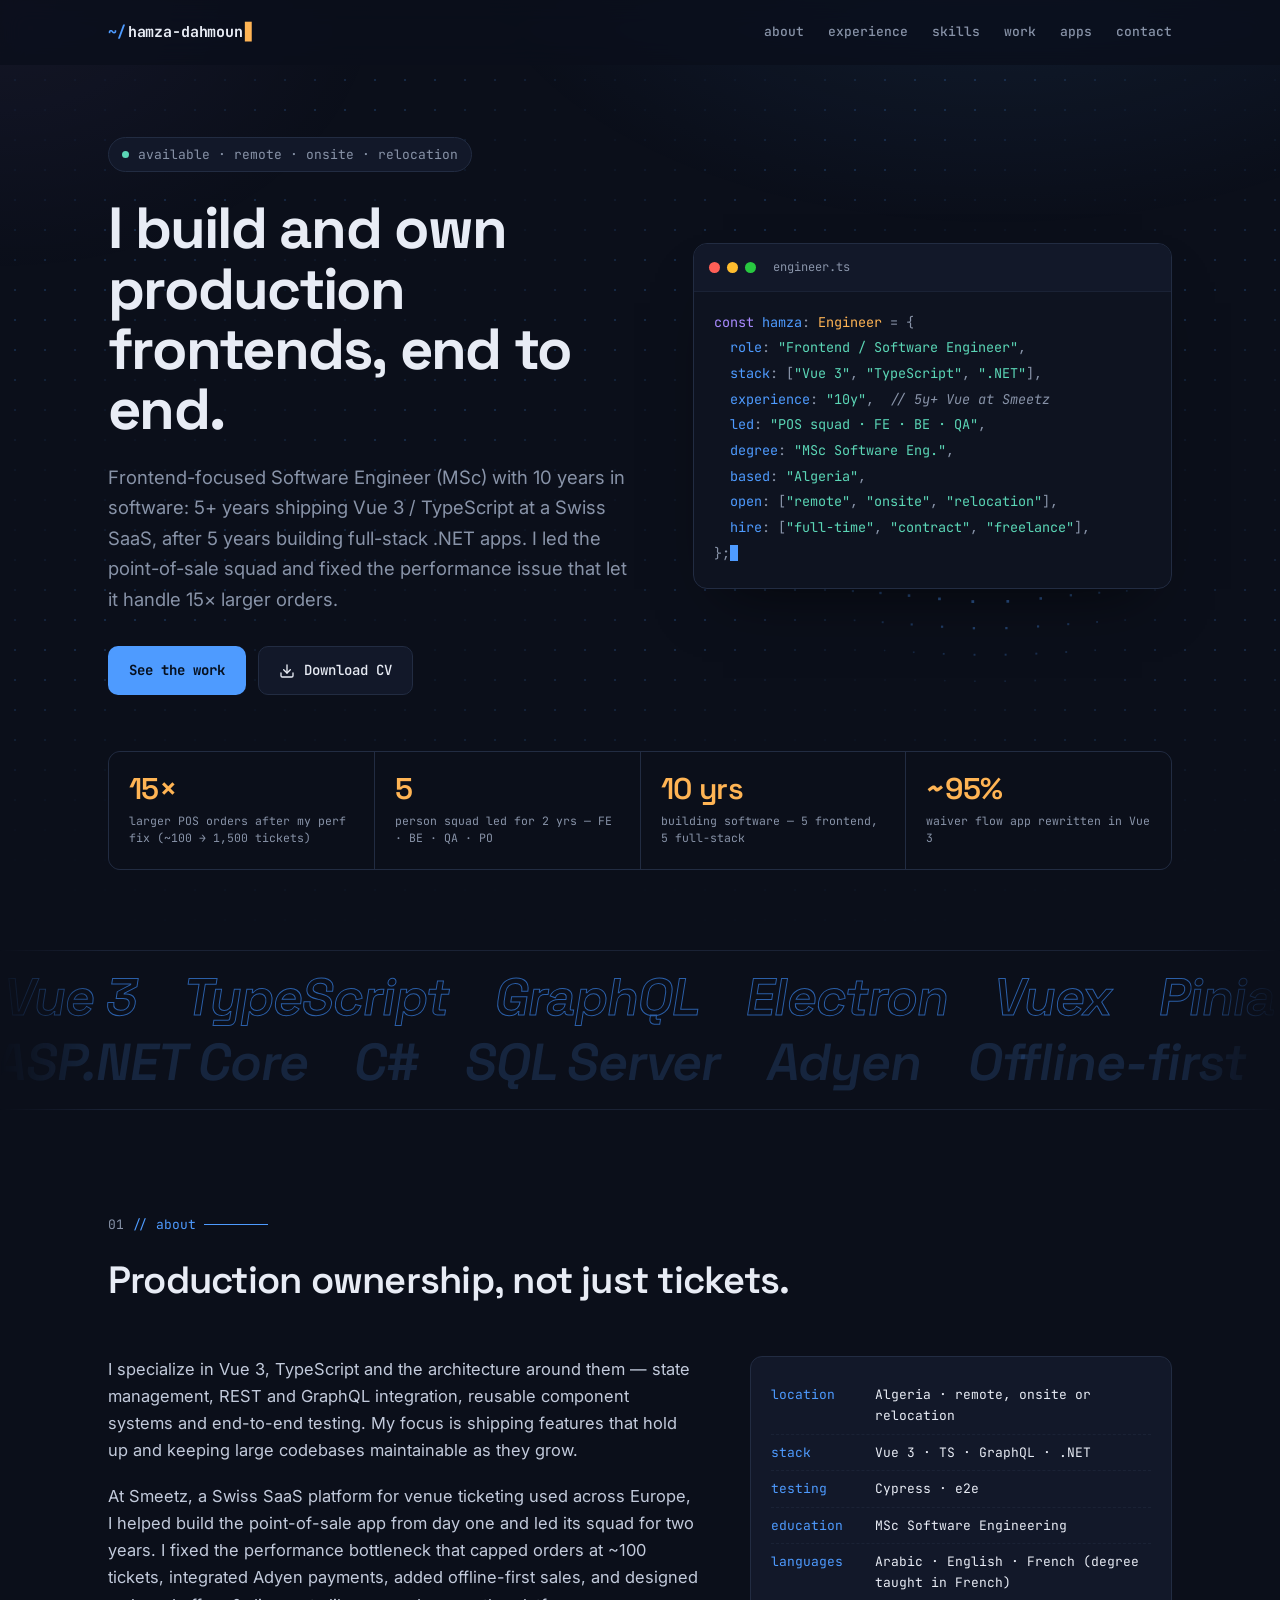
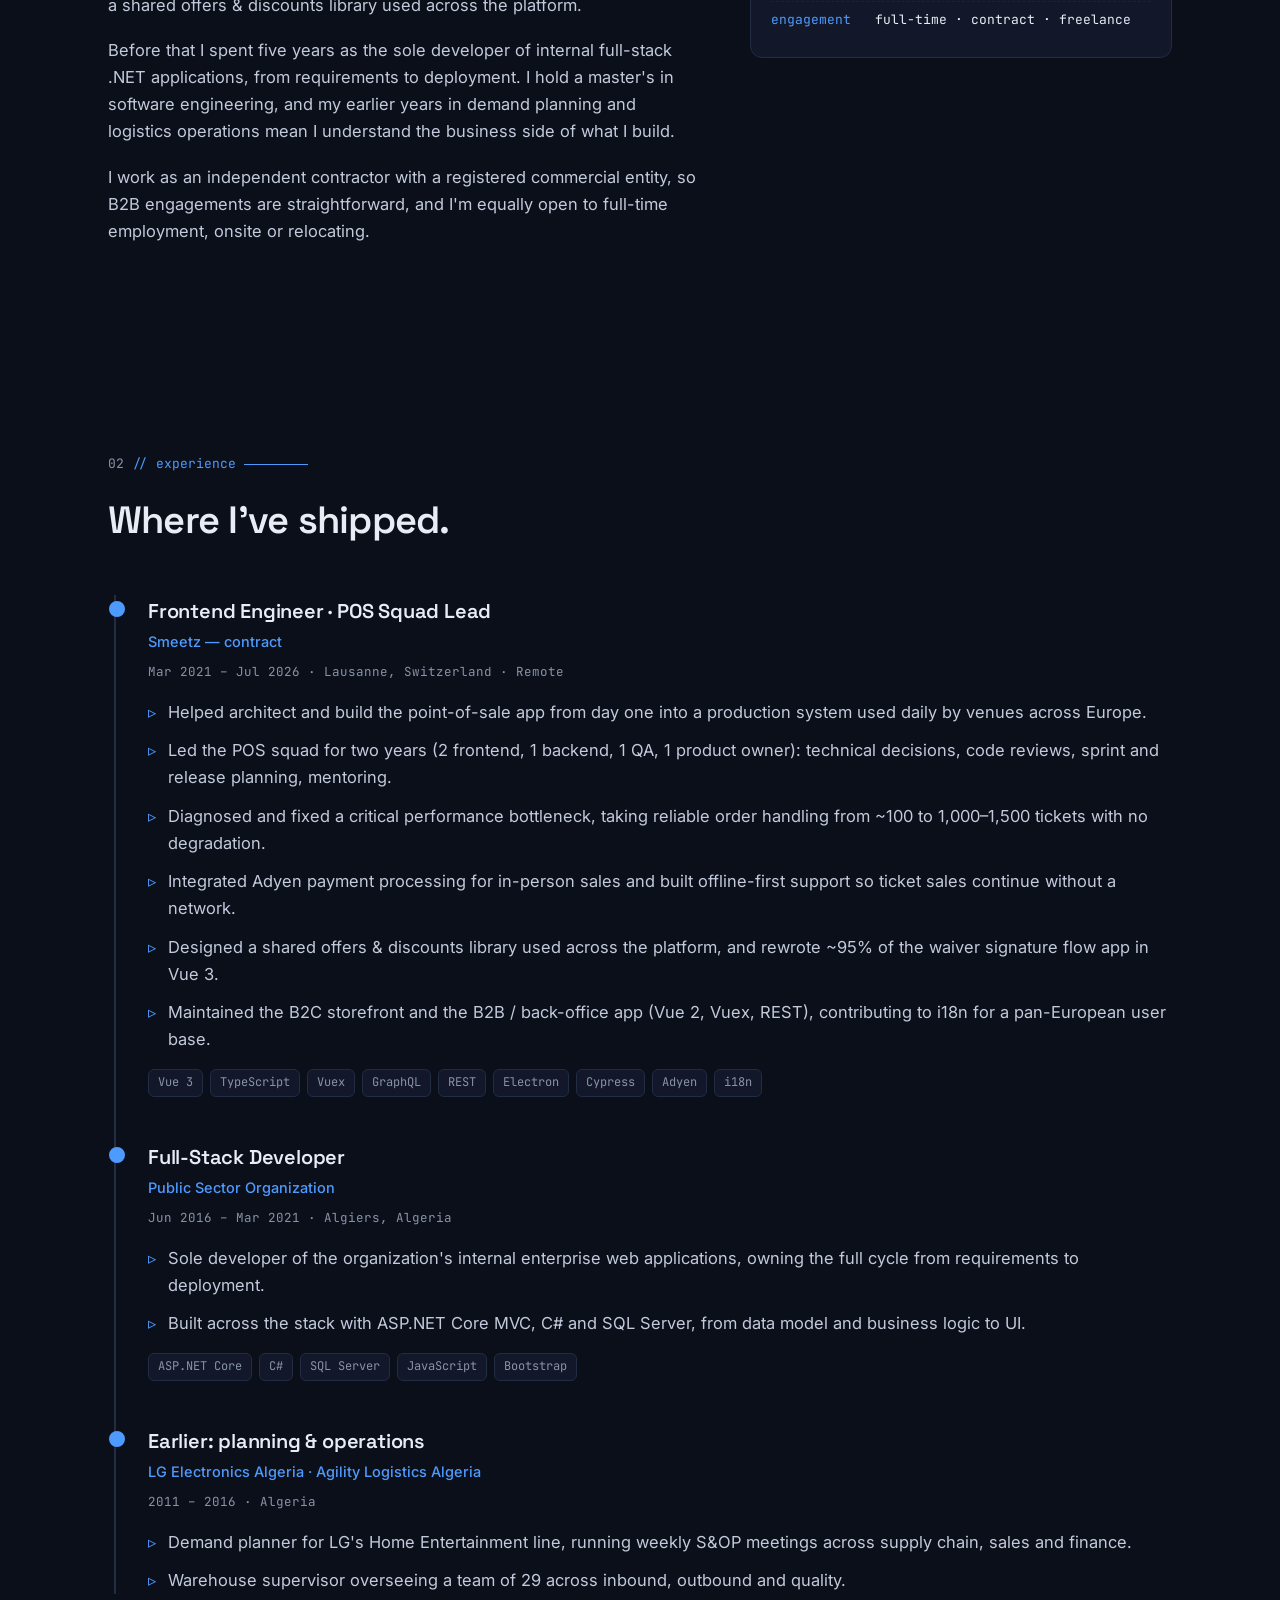
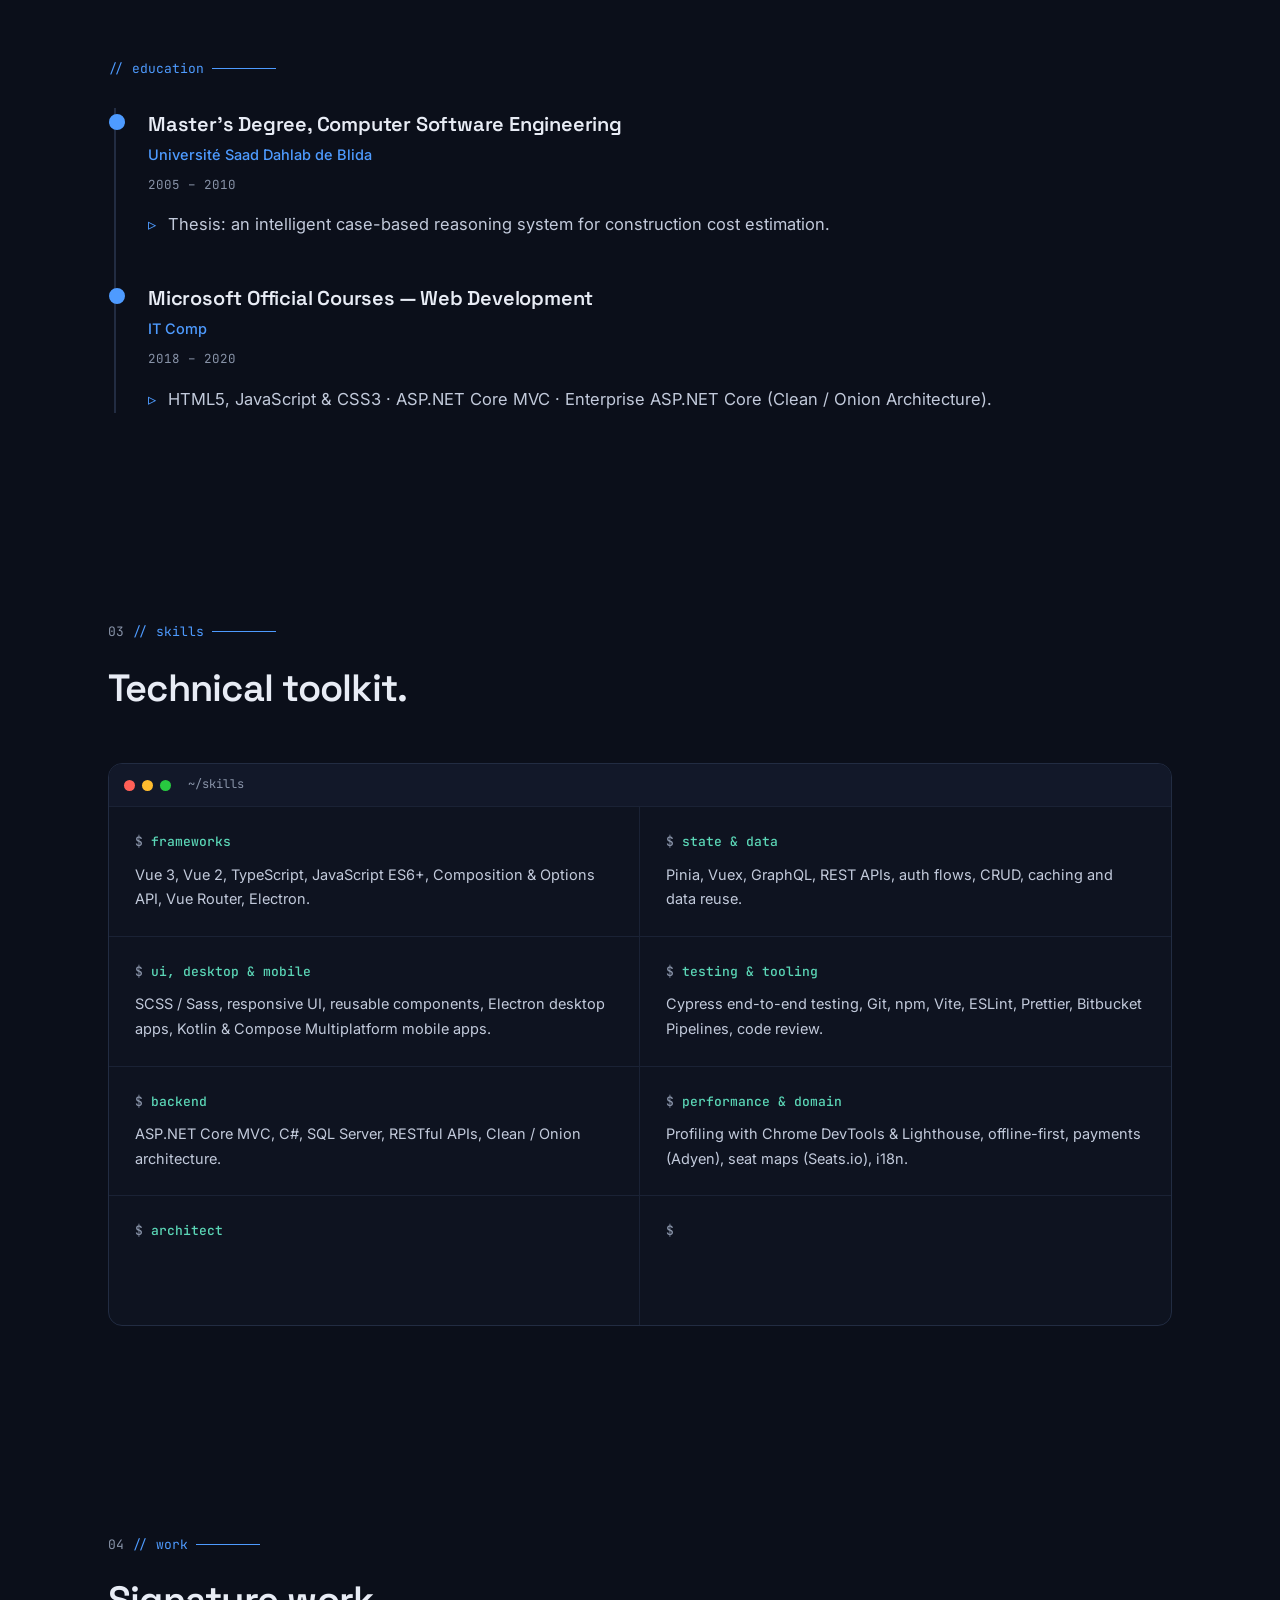
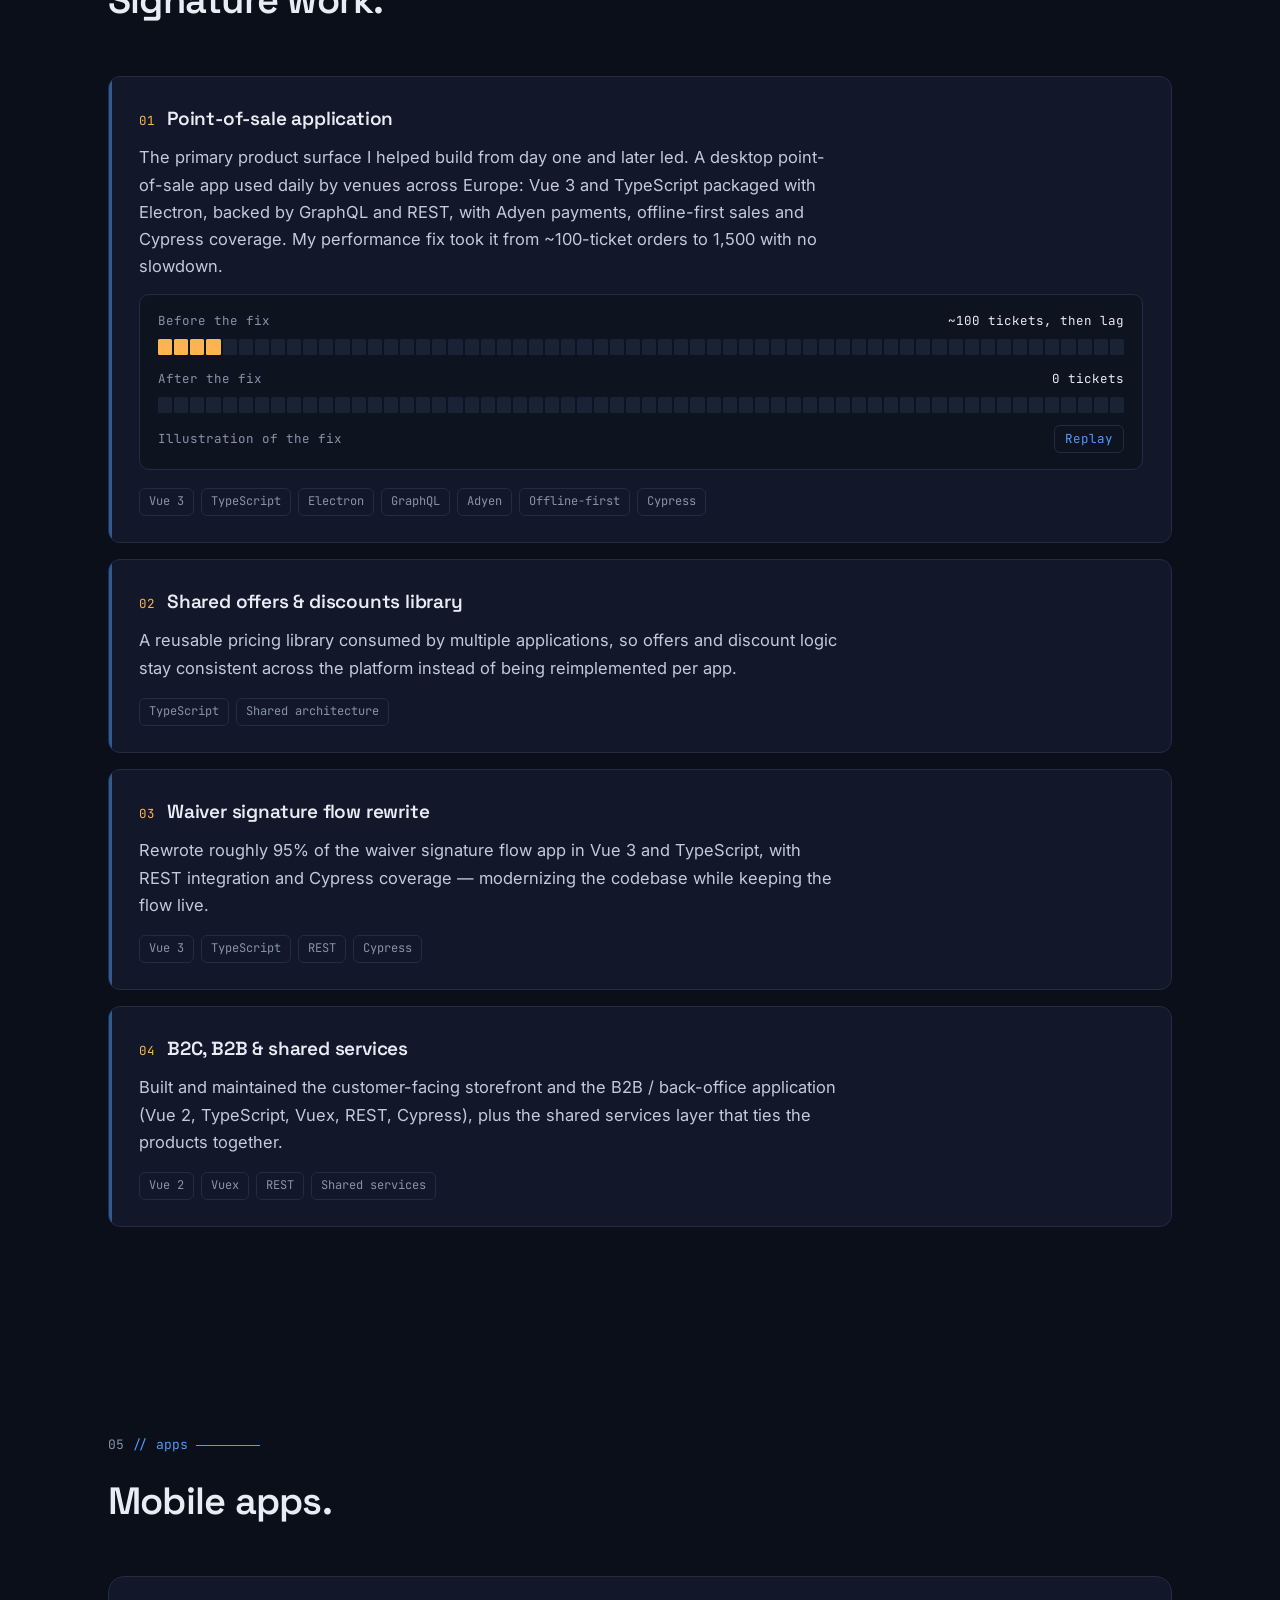
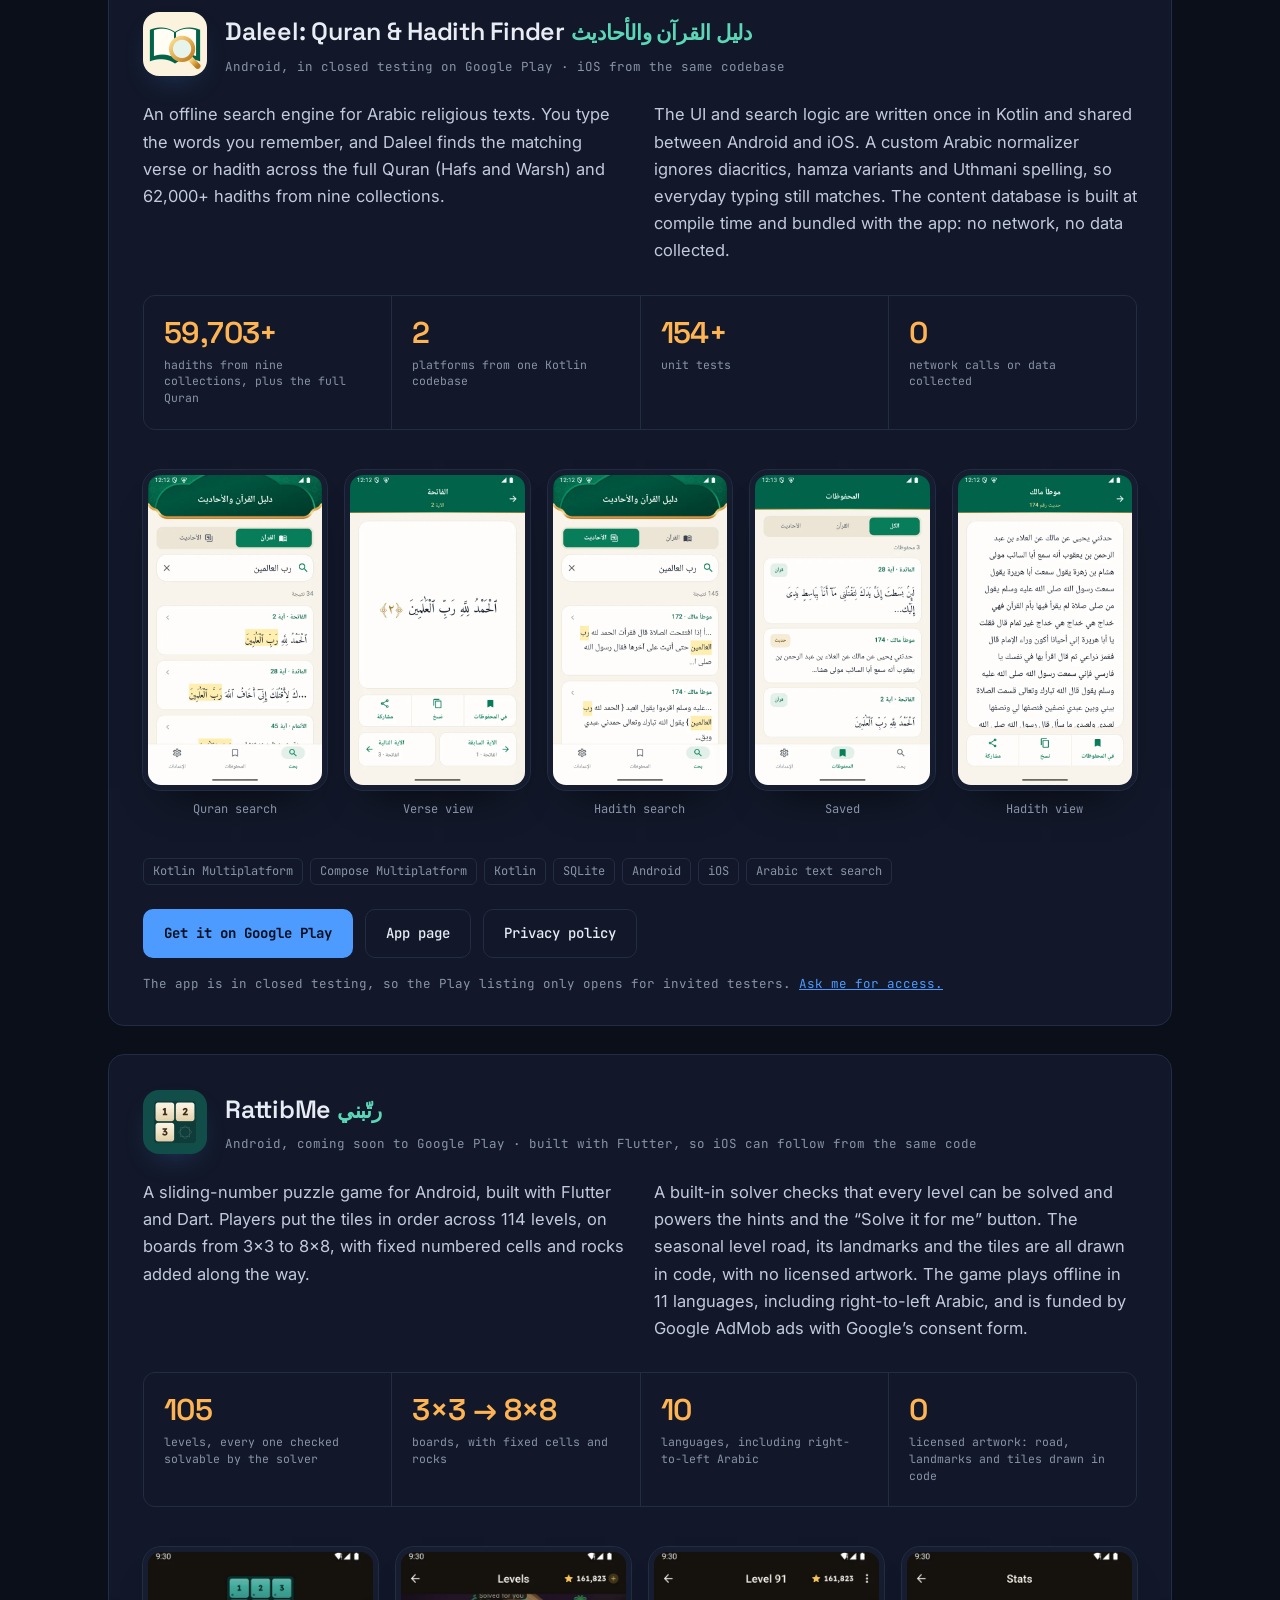
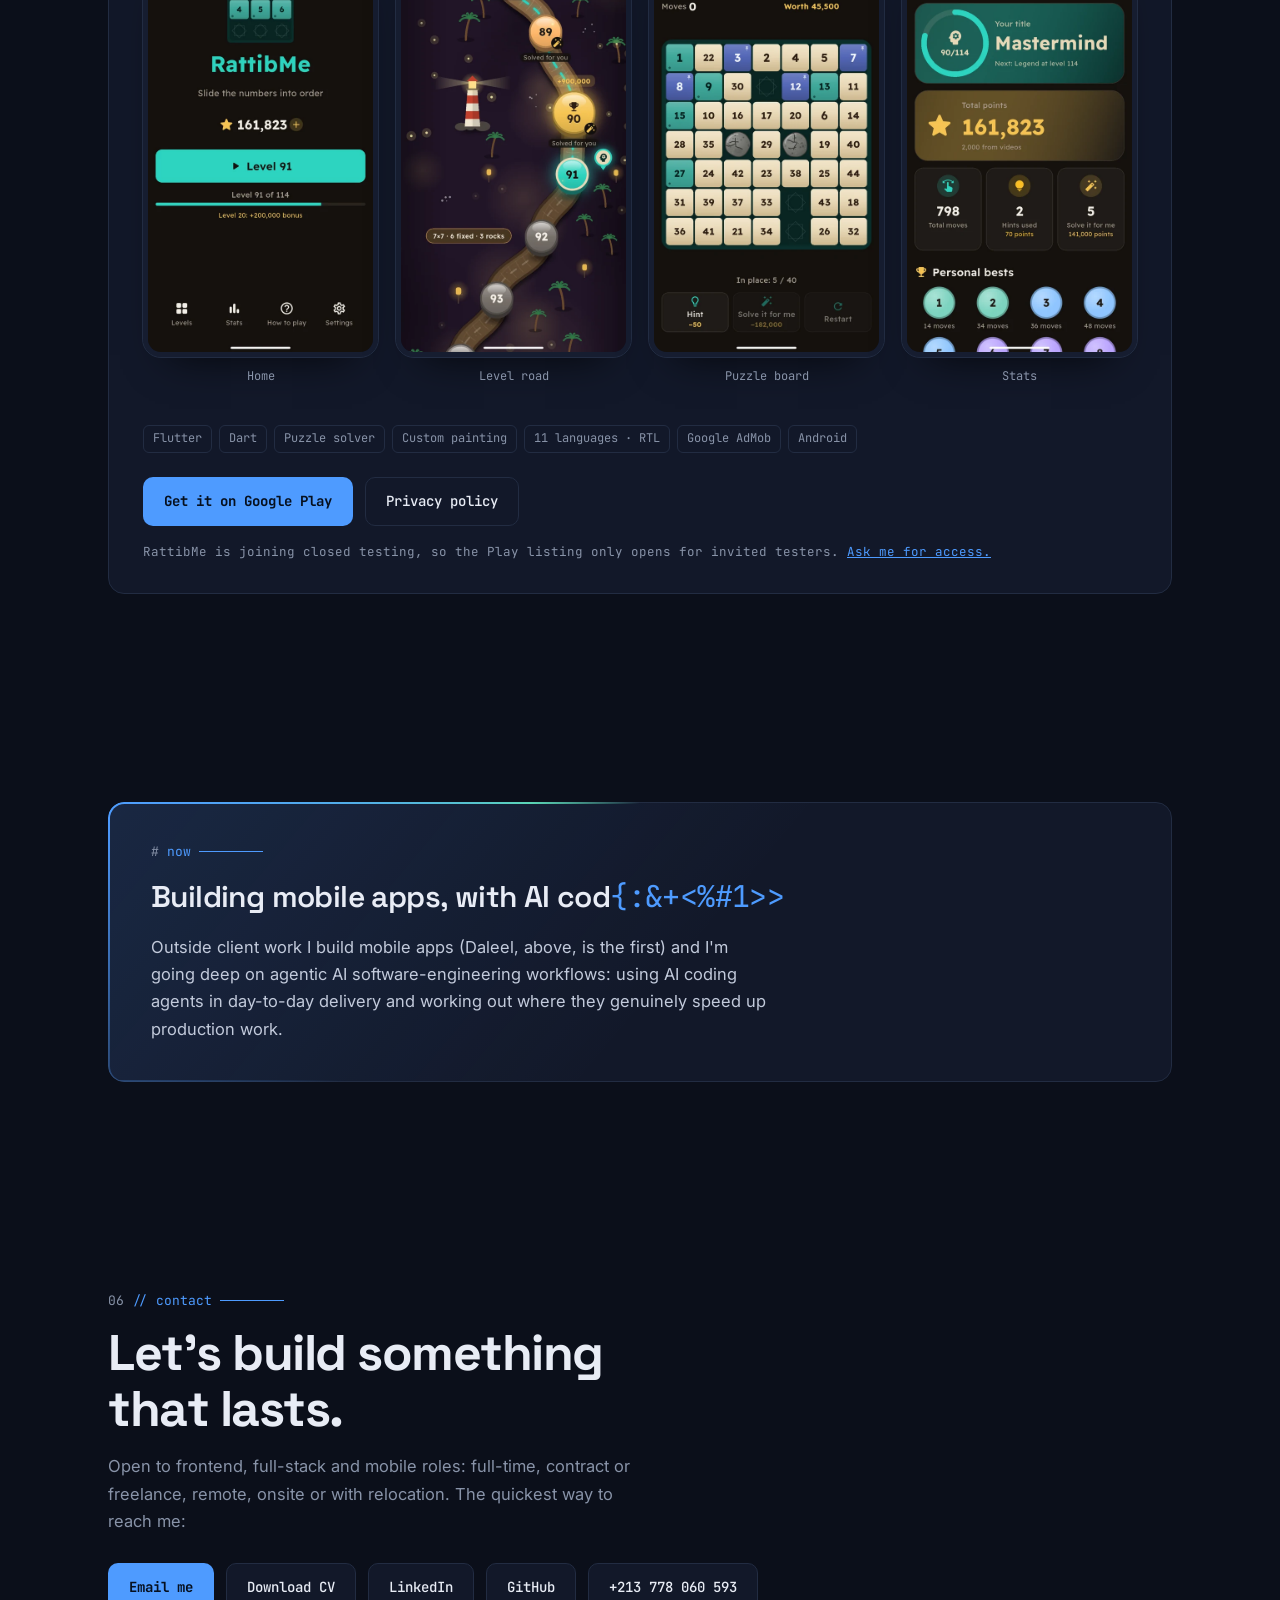
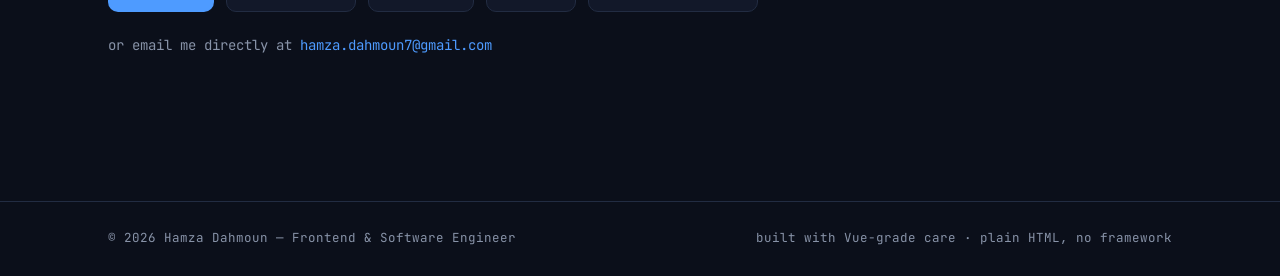
<file: index.html>
<!DOCTYPE html>
<html lang="en">
<head>
<meta charset="UTF-8" />
<meta name="viewport" content="width=device-width, initial-scale=1.0" />
<title>Hamza Dahmoun — Frontend &amp; Software Engineer</title>
<meta name="description" content="Hamza Dahmoun — Frontend-focused Software Engineer (MSc) with 10 years in software: Vue 3, TypeScript, full-stack .NET, mobile with Kotlin Multiplatform. Open to remote, onsite and relocation." />
<meta name="theme-color" content="#0B0F1A" />
<link rel="icon" href="data:image/svg+xml,%3Csvg xmlns='http://www.w3.org/2000/svg' viewBox='0 0 64 64'%3E%3Crect width='64' height='64' rx='14' fill='%230B0F1A'/%3E%3Ctext x='50%25' y='54%25' dominant-baseline='middle' text-anchor='middle' font-family='monospace' font-weight='700' font-size='30' fill='%234E9BFF'%3EHD%3C/text%3E%3C/svg%3E" />
<meta property="og:title" content="Hamza Dahmoun — Frontend &amp; Software Engineer" />
<meta property="og:description" content="Vue 3 · TypeScript · full-stack .NET · 10 years in software, 5+ shipping production Vue at Smeetz. Open to remote, onsite and relocation." />
<meta property="og:type" content="website" />
<meta property="og:url" content="https://hamza-dahmoun.github.io" />
<!-- JS gate: reveal/animation styles only apply when JS runs, so the page never loads blank. -->
<script>document.documentElement.classList.add('js');setTimeout(function(){if(!window.__motion)document.documentElement.classList.remove('js');},4000);</script>
<link rel="preconnect" href="https://fonts.googleapis.com" />
<link rel="preconnect" href="https://fonts.gstatic.com" crossorigin />
<link href="https://fonts.googleapis.com/css2?family=Space+Grotesk:wght@500;600;700&family=Inter:wght@400;500;600&family=JetBrains+Mono:wght@400;500;700&display=swap" rel="stylesheet" />
<style>
  :root {
    color-scheme: dark;
    --bg:        #0B0F1A;
    --bg-2:      #0E1320;
    --surface:   #121829;
    --elevated:  #161D30;
    --line:      #222C42;
    --line-soft: #1A2235;
    --ink:       #E8ECF5;
    --muted:     #8893A8;
    --accent:    #4E9BFF;
    --accent-dim:#2B5FA8;
    --amber:     #FFB454;
    --mint:      #5BD6B6;
    --violet:    #A98BFF;
    --glow:      rgba(78,155,255,0.35);

    --display: "Space Grotesk", system-ui, sans-serif;
    --body: "Inter", system-ui, sans-serif;
    --mono: "JetBrains Mono", ui-monospace, "SF Mono", Menlo, monospace;
    --maxw: 1120px;
  }

  * { box-sizing: border-box; }
  html { scroll-behavior: smooth; }
  @media (prefers-reduced-motion: reduce) { html { scroll-behavior: auto; } }

  body {
    margin: 0;
    background: var(--bg);
    color: var(--ink);
    font-family: var(--body);
    font-size: 16.5px;
    line-height: 1.65;
    -webkit-font-smoothing: antialiased;
    text-rendering: optimizeLegibility;
    overflow-x: hidden;
  }

  /* ambient depth behind the page top */
  body::before {
    content: "";
    position: fixed;
    inset: 0;
    background:
      radial-gradient(900px 500px at 78% -8%, rgba(78,155,255,0.10), transparent 60%),
      radial-gradient(700px 500px at 0% 0%, rgba(169,139,255,0.06), transparent 55%);
    pointer-events: none;
    z-index: 0;
  }

  .wrap { max-width: var(--maxw); margin: 0 auto; padding: 0 28px; position: relative; z-index: 1; }

  a { color: inherit; }
  code, .mono { font-family: var(--mono); }

  /* ---------- nav ---------- */
  header.nav {
    position: sticky; top: 0; z-index: 50;
    background: color-mix(in srgb, var(--bg) 78%, transparent);
    backdrop-filter: saturate(140%) blur(12px);
    border-bottom: 1px solid transparent;
    transition: border-color .25s ease, background .25s ease;
  }
  header.nav.scrolled { border-bottom-color: var(--line); }
  .nav-inner { display: flex; align-items: center; justify-content: space-between; height: 64px; }
  .brand {
    font-family: var(--mono); font-weight: 700; font-size: 15px; letter-spacing: -0.01em;
    text-decoration: none; display: inline-flex; align-items: center; gap: 2px; color: var(--ink);
  }
  .brand .prompt { color: var(--accent); }
  .brand .caret { color: var(--amber); animation: blink 1.1s steps(1) infinite; }
  @keyframes blink { 50% { opacity: 0; } }
  .nav-right { display: flex; align-items: center; gap: 24px; }
  .nav-links { display: flex; gap: 24px; }
  .nav-links a {
    position: relative; text-decoration: none; color: var(--muted);
    font-family: var(--mono); font-size: 13px; font-weight: 500; padding: 4px 0;
    transition: color .15s ease;
  }
  .nav-links a::before { content: ""; color: var(--accent); }
  .nav-links a::after {
    content: ""; position: absolute; left: 0; bottom: -2px; width: 100%; height: 1.5px;
    background: var(--accent); transform: scaleX(0); transform-origin: left;
    transition: transform .25s cubic-bezier(.22,1,.36,1);
  }
  .nav-links a:hover { color: var(--ink); }
  .nav-links a:hover::after { transform: scaleX(1); }
  @media (max-width: 760px) { .nav-links { display: none; } }

  /* ---------- sections ---------- */
  section { padding: 104px 0; }
  @media (max-width: 760px) { section { padding: 72px 0; } }

  .eyebrow {
    font-family: var(--mono); font-size: 13px; color: var(--accent);
    margin-bottom: 14px; display: flex; align-items: center; gap: 8px;
  }
  .eyebrow .n { color: var(--muted); }
  h2.sec {
    font-family: var(--display); font-weight: 600;
    font-size: clamp(26px, 3.6vw, 38px); letter-spacing: -0.02em; margin: 0 0 44px;
  }

  /* ---------- hero ---------- */
  .hero { padding-top: 72px; padding-bottom: 80px; }
  .hero-grid { display: grid; grid-template-columns: 1.05fr 0.95fr; gap: 56px; align-items: center; }
  @media (max-width: 920px) { .hero-grid { grid-template-columns: 1fr; gap: 40px; } }

  .status {
    display: inline-flex; align-items: center; gap: 9px;
    font-family: var(--mono); font-size: 13px; color: var(--muted);
    border: 1px solid var(--line); border-radius: 999px; padding: 6px 13px; margin-bottom: 26px;
    background: var(--surface);
  }
  .status .dot {
    width: 7px; height: 7px; border-radius: 50%; background: var(--mint);
    box-shadow: 0 0 0 0 color-mix(in srgb, var(--mint) 55%, transparent);
    animation: ping 2.4s ease-out infinite;
  }
  @keyframes ping {
    0% { box-shadow: 0 0 0 0 color-mix(in srgb, var(--mint) 55%, transparent); }
    70% { box-shadow: 0 0 0 8px transparent; }
    100% { box-shadow: 0 0 0 0 transparent; }
  }
  h1 {
    font-family: var(--display); font-weight: 700;
    font-size: clamp(36px, 5.2vw, 58px); line-height: 1.04; letter-spacing: -0.03em;
    margin: 0 0 22px; max-width: 15ch;
  }
  .lede { font-size: clamp(16px, 1.6vw, 18.5px); color: var(--muted); max-width: 54ch; margin: 0 0 32px; }
  .cta-row { display: flex; flex-wrap: wrap; gap: 12px; }

  .btn {
    display: inline-flex; align-items: center; gap: 9px; text-decoration: none;
    font-family: var(--mono); font-weight: 500; font-size: 14px;
    padding: 12px 20px; border-radius: 10px; border: 1px solid transparent; cursor: pointer;
    transition: transform .14s ease, background .15s ease, border-color .15s ease, box-shadow .2s ease, color .15s ease;
  }
  .btn svg { width: 16px; height: 16px; }
  .btn:hover { transform: translateY(-2px); }
  .btn:active { transform: translateY(0); }
  .btn.primary { background: var(--accent); color: #06101F; font-weight: 700; }
  .btn.primary:hover { box-shadow: 0 12px 28px -12px var(--glow); }
  .btn.ghost { border-color: var(--line); background: var(--surface); color: var(--ink); }
  .btn.ghost:hover { border-color: var(--accent-dim); }

  /* ---------- code card (the hero motif) ---------- */
  .codecard {
    background: var(--bg-2); border: 1px solid var(--line); border-radius: 14px;
    box-shadow: 0 30px 60px -30px rgba(0,0,0,0.6);
    overflow: hidden; font-family: var(--mono); font-size: 13.5px; line-height: 1.9;
  }
  .codecard .bar {
    display: flex; align-items: center; gap: 7px; padding: 12px 15px;
    border-bottom: 1px solid var(--line-soft); background: var(--surface);
  }
  .codecard .bar .dotd { width: 11px; height: 11px; border-radius: 50%; }
  .codecard .bar .r { background: #FF5F57; } .codecard .bar .y { background: #FEBC2E; } .codecard .bar .g { background: #28C840; }
  .codecard .bar .file { margin-left: 10px; color: var(--muted); font-size: 12px; }
  .codecard .body { padding: 18px 20px 22px; white-space: pre; overflow-x: auto; }
  .codecard .ln { display: block; }
  .tok-com { color: var(--muted); font-style: italic; }
  .tok-key { color: var(--violet); }
  .tok-prop { color: var(--accent); }
  .tok-str { color: var(--mint); }
  .tok-type { color: var(--amber); }
  .tok-pun { color: var(--muted); }
  .cursor { display: inline-block; width: 8px; height: 16px; background: var(--accent); vertical-align: -3px; animation: blink 1.1s steps(1) infinite; }

  /* ---------- stat readout ---------- */
  .stats {
    display: grid; grid-template-columns: repeat(4,1fr); gap: 1px;
    background: var(--line); border: 1px solid var(--line); border-radius: 12px; overflow: hidden; margin-top: 56px;
  }
  .stats .s { background: var(--bg); padding: 22px 20px; }
  .stats .num { font-family: var(--display); font-weight: 600; font-size: 30px; letter-spacing: -0.02em; color: var(--amber); line-height: 1; }
  .stats .cap { font-family: var(--mono); font-size: 11.5px; color: var(--muted); margin-top: 9px; line-height: 1.45; }
  @media (max-width: 760px) {
    .stats { grid-template-columns: 1fr 1fr; }
  }

  /* ---------- about ---------- */
  .about-grid { display: grid; grid-template-columns: 1.4fr 1fr; gap: 52px; }
  .about-grid p { margin: 0 0 18px; max-width: 60ch; color: #c2cadb; }
  .about-grid p:last-child { margin-bottom: 0; }
  .whoami {
    font-family: var(--mono); font-size: 13px; background: var(--surface);
    border: 1px solid var(--line); border-radius: 12px; padding: 20px; align-self: start;
  }
  .whoami .row { display: flex; gap: 12px; padding: 7px 0; border-bottom: 1px dashed var(--line-soft); }
  .whoami .row:last-child { border-bottom: none; }
  .whoami .k { color: var(--accent); min-width: 92px; }
  .whoami .v { color: var(--ink); }
  @media (max-width: 820px) { .about-grid { grid-template-columns: 1fr; gap: 32px; } }

  /* ---------- experience timeline ---------- */
  .tl { border-left: 2px solid var(--line); margin-left: 6px; }
  .tl .item { position: relative; padding: 0 0 44px 32px; }
  .tl .item:last-child { padding-bottom: 0; }
  .tl .item::before {
    content: ""; position: absolute; left: -7px; top: 6px; width: 12px; height: 12px;
    border-radius: 50%; background: var(--bg); border: 2px solid var(--accent);
  }
  .tl .role { font-family: var(--display); font-weight: 600; font-size: 20px; letter-spacing: -0.01em; }
  .tl .org { color: var(--accent); font-weight: 500; font-size: 14.5px; margin-top: 2px; }
  .tl .when { font-family: var(--mono); color: var(--muted); font-size: 12.5px; margin-top: 8px; }
  .tl ul { margin: 16px 0 0; padding: 0; list-style: none; }
  .tl li { position: relative; padding-left: 20px; margin-bottom: 11px; color: #c2cadb; }
  .tl li:last-child { margin-bottom: 0; }
  .edu-head { margin: 64px 0 28px; }
  .tl li::before { content: "▹"; position: absolute; left: 0; color: var(--accent); }
  .chips { display: flex; flex-wrap: wrap; gap: 7px; margin-top: 16px; }
  .chip {
    font-family: var(--mono); font-size: 12px; color: var(--muted);
    border: 1px solid var(--line); border-radius: 6px; padding: 3px 9px; background: var(--surface);
    transition: color .15s ease, border-color .15s ease;
  }
  .chip:hover { color: var(--accent); border-color: var(--accent-dim); }

  /* ---------- skills terminal ---------- */
  .term {
    background: var(--bg-2); border: 1px solid var(--line); border-radius: 14px; overflow: hidden;
  }
  .term .bar { display: flex; align-items: center; gap: 7px; padding: 11px 15px; border-bottom: 1px solid var(--line-soft); background: var(--surface); }
  .term .bar .dotd { width: 11px; height: 11px; border-radius: 50%; }
  .term .bar .file { margin-left: 10px; color: var(--muted); font-family: var(--mono); font-size: 12px; }
  .skills-grid { display: grid; grid-template-columns: repeat(2,1fr); }
  .skill { padding: 24px 26px; border-top: 1px solid var(--line-soft); }
  .skill:nth-child(-n+2) { border-top: none; }
  .skill:nth-child(odd) { border-right: 1px solid var(--line-soft); }
  .skill h3 { font-family: var(--mono); font-weight: 500; font-size: 13px; color: var(--mint); margin: 0 0 10px; }
  .skill h3::before { content: "$ "; color: var(--muted); }
  .skill p { margin: 0; color: #c2cadb; font-size: 14.5px; line-height: 1.7; }
  @media (max-width: 760px) {
    .skills-grid { grid-template-columns: 1fr; }
    .skill:nth-child(odd) { border-right: none; }
    .skill:nth-child(2) { border-top: 1px solid var(--line-soft); }
  }

  /* ---------- work ---------- */
  .work { display: grid; gap: 16px; }
  .work-item {
    position: relative; padding: 26px 28px 26px 30px; background: var(--surface);
    border: 1px solid var(--line); border-radius: 12px; overflow: hidden;
    transition: transform .18s ease, border-color .18s ease, box-shadow .2s ease;
  }
  .work-item::before {
    content: ""; position: absolute; left: 0; top: 0; bottom: 0; width: 3px;
    background: var(--accent); opacity: .5; transition: opacity .18s ease;
  }
  .work-item:hover { border-color: var(--accent-dim); box-shadow: 0 18px 40px -26px var(--glow); }
  .work-item:hover::before { opacity: 1; }
  .work-item .wk-top { display: flex; align-items: baseline; gap: 12px; }
  .work-item .wk-no { font-family: var(--mono); font-size: 12.5px; color: var(--amber); }
  .work-item h3 { font-family: var(--display); font-weight: 600; font-size: 19px; letter-spacing: -0.01em; margin: 0; }
  .work-item p { margin: 10px 0 14px; color: #c2cadb; max-width: 70ch; }

  /* ---------- mobile apps ---------- */
  .app { border: 1px solid var(--line); border-radius: 16px; background: var(--surface); padding: 34px 34px 30px; overflow: hidden; }
  .app + .app { margin-top: 28px; }
  .app-head { display: flex; align-items: center; gap: 18px; }
  .app-icon { width: 64px; height: 64px; border-radius: 16px; flex: none; box-shadow: 0 12px 30px -14px var(--glow); }
  .app h3 { font-family: var(--display); font-weight: 600; font-size: clamp(20px, 2.4vw, 25px); letter-spacing: -0.01em; margin: 0; }
  .app-ar { display: inline-block; font-family: "Noto Naskh Arabic", "Geeza Pro", serif; font-weight: 600; color: var(--mint); font-size: .85em; margin-inline-start: 8px; }
  .app-meta { font-family: var(--mono); font-size: 12.5px; color: var(--muted); margin-top: 4px; }
  .app-body { display: grid; grid-template-columns: 1fr 1fr; gap: 28px; margin-top: 24px; }
  .app-body p { margin: 0; color: #c2cadb; }
  .app-stats { margin-top: 30px; }
  .app-stats .s { background: var(--surface); }
  .phones {
    display: grid; grid-auto-flow: column; grid-auto-columns: minmax(150px, 1fr); gap: 18px;
    margin: 30px -34px 0; padding: 10px 34px 22px; overflow-x: auto; scroll-snap-type: x mandatory; scrollbar-width: thin;
  }
  .phone { margin: 0; scroll-snap-align: center; }
  .phone img {
    display: block; width: 100%; height: auto; border-radius: 18px; border: 5px solid var(--elevated);
    outline: 1px solid var(--line); box-shadow: 0 24px 40px -26px rgba(0,0,0,.8);
    transition: transform .35s cubic-bezier(.22,1,.36,1), box-shadow .35s ease;
  }
  .phone:hover img { transform: translateY(-8px) scale(1.03); box-shadow: 0 30px 50px -24px var(--glow); }
  .phone figcaption { font-family: var(--mono); font-size: 12px; color: var(--muted); text-align: center; margin-top: 10px; }
  .app-links { display: flex; flex-wrap: wrap; gap: 12px; margin-top: 24px; }
  .app-note { font-family: var(--mono); font-size: 12.5px; color: var(--muted); margin: 16px 0 0; }
  .app-note a { color: var(--accent); }
  @media (max-width: 820px) {
    .app { padding: 26px 22px 24px; }
    .app-body { grid-template-columns: 1fr; gap: 16px; }
    .phones { grid-auto-columns: 58%; margin: 26px -22px 0; padding: 10px 22px 20px; }
    .app-head { align-items: flex-start; }
    .app-ar { display: block; margin: 4px 0 0; }
  }
  .phones.fan .phone { opacity: 0; translate: 0 70px; rotate: var(--r, 0deg); transition: opacity .7s ease var(--d, 0s), translate 1s cubic-bezier(.22,1,.36,1) var(--d, 0s), rotate 1s cubic-bezier(.22,1,.36,1) var(--d, 0s); }
  .phones.fan.on .phone { opacity: 1; translate: none; rotate: 0deg; }
  .phones.float .phone img { animation: float 6s ease-in-out infinite; animation-delay: var(--f, 0s); }
  .phones.float .phone:hover img { animation-play-state: paused; }
  @keyframes float { 50% { translate: 0 -7px; } }

  /* ---------- now ---------- */
  .now {
    border: 1px solid var(--line); border-radius: 16px; padding: 38px 42px;
    background:
      linear-gradient(130deg, color-mix(in srgb, var(--accent) 12%, transparent), transparent 55%),
      var(--surface);
  }
  .now .eyebrow { margin-bottom: 10px; }
  .now h2 { font-family: var(--display); font-weight: 600; font-size: clamp(22px,3vw,30px); letter-spacing: -0.02em; margin: 0 0 12px; }
  .now p { margin: 0; max-width: 62ch; color: #c2cadb; }
  @media (max-width: 760px) { .now { padding: 28px 24px; } }

  /* ---------- contact ---------- */
  .contact h2.big {
    font-family: var(--display); font-weight: 700; font-size: clamp(30px,4.6vw,50px);
    letter-spacing: -0.03em; margin: 0 0 16px; max-width: 18ch;
  }
  .contact p.sub { color: var(--muted); max-width: 54ch; margin: 0 0 28px; }
  .contact-links { display: flex; flex-wrap: wrap; gap: 12px; }
  .contact-email { font-family: var(--mono); font-size: 14px; margin: 22px 0 0; color: var(--muted); }
  .contact-email a { color: var(--accent); text-decoration: none; }
  .contact-email a:hover { text-decoration: underline; }

  /* ---------- footer ---------- */
  footer.foot {
    border-top: 1px solid var(--line); padding: 26px 0; margin-top: 40px;
    font-family: var(--mono); font-size: 12.5px; color: var(--muted);
  }
  footer.foot .wrap { display: flex; justify-content: space-between; flex-wrap: wrap; gap: 10px; }

  :focus-visible { outline: 2px solid var(--accent); outline-offset: 3px; border-radius: 4px; }

  /* ---------- motion (JS-gated so no-JS shows everything) ---------- */
  .js .reveal { opacity: 0; translate: 0 28px; transition: opacity .8s ease, translate .9s cubic-bezier(.22,1,.36,1); }
  .js .reveal.in { opacity: 1; translate: none; }

  main { overflow-x: clip; }

  /* hero load sequence */
  .js header.nav { animation: drop .7s cubic-bezier(.22,1,.36,1) backwards; }
  .js .hero .status, .js .hero .lede, .js .hero .cta-row { animation: rise .8s cubic-bezier(.22,1,.36,1) backwards; }
  .js .hero .status { animation-delay: .05s; }
  .js .hero .lede { animation-delay: .6s; }
  .js .hero .cta-row { animation-delay: .72s; }
  .js .codecard { animation: rise .9s cubic-bezier(.22,1,.36,1) .3s backwards; }
  @keyframes rise { from { opacity: 0; translate: 0 22px; } }
  @keyframes drop { from { translate: 0 -100%; } }

  .js .hero h1:not(.split) { opacity: 0; }
  h1 .w { display: inline-block; overflow: hidden; vertical-align: top; padding-bottom: .14em; margin-bottom: -.14em; }
  h1 .wi { display: inline-block; animation: word-up .9s cubic-bezier(.22,1,.36,1) backwards; animation-delay: calc(.12s + var(--i) * .055s); }
  @keyframes word-up { from { transform: translateY(110%) rotate(5deg); } }

  /* dot field behind the hero, pointer glow behind the page */
  .hero { position: relative; }
  #field {
    position: absolute; inset: 0; width: 100%; height: 100%; z-index: 0; pointer-events: none;
    -webkit-mask-image: linear-gradient(#000 65%, transparent); mask-image: linear-gradient(#000 65%, transparent);
  }
  #glow {
    position: fixed; left: 0; top: 0; width: 520px; height: 520px; margin: -260px 0 0 -260px; z-index: 0;
    border-radius: 50%; pointer-events: none; opacity: 0; transition: opacity .4s ease;
    background: radial-gradient(closest-side, var(--glow), transparent);
  }
  #glow.on { opacity: .45; }

  /* scroll progress + active nav link */
  #progress {
    position: absolute; left: 0; right: 0; bottom: -1px; height: 2px; transform: scaleX(var(--p, 0)); transform-origin: left;
    background: linear-gradient(90deg, var(--accent), var(--violet), var(--mint));
  }
  .nav-links a.active { color: var(--ink); }
  .nav-links a.active::after { transform: scaleX(1); }

  /* typed code card */
  .ch { opacity: 0; }
  .ch.on { opacity: 1; }

  /* tilt + pointer spotlight */
  .codecard { position: relative; transform: translateY(var(--py, 0px)) perspective(1000px) rotateX(var(--rx, 0deg)) rotateY(var(--ry, 0deg)); transition: transform .25s ease-out; }
  .spot { position: relative; }
  .spot::after {
    content: ""; position: absolute; inset: 0; pointer-events: none; opacity: 0; transition: opacity .25s ease;
    background: radial-gradient(320px circle at var(--mx, 50%) var(--my, 50%), color-mix(in srgb, var(--accent) 16%, transparent), transparent 70%);
  }
  .spot:hover::after { opacity: 1; }

  /* buttons */
  .btn { translate: var(--bx, 0px) var(--by, 0px); transition: transform .14s ease, translate .3s cubic-bezier(.22,1,.36,1), background .15s ease, border-color .15s ease, box-shadow .2s ease, color .15s ease; }
  .btn.primary { position: relative; overflow: hidden; }
  .btn.primary::after {
    content: ""; position: absolute; top: 0; bottom: 0; left: -40%; width: 30%; pointer-events: none;
    background: linear-gradient(90deg, transparent, rgba(255,255,255,.55), transparent); transform: skewX(-20deg);
    animation: shine 5s ease-in-out 1.6s infinite;
  }
  @keyframes shine { 0% { left: -40%; } 22%, 100% { left: 120%; } }

  /* stat number lands */
  .num.done { animation: land .5s cubic-bezier(.34,1.56,.64,1); }
  @keyframes land { 40% { scale: 1.14; } }

  /* stack ticker */
  .ticker {
    position: relative; z-index: 1; overflow: hidden; padding: 14px 0; border-block: 1px solid var(--line-soft);
    -webkit-mask-image: linear-gradient(90deg, transparent, #000 8%, #000 92%, transparent); mask-image: linear-gradient(90deg, transparent, #000 8%, #000 92%, transparent);
  }
  .ticker-skew { transform: skewX(var(--sk, 0deg)); }
  .ticker-row {
    display: flex; width: max-content; white-space: nowrap; line-height: 1.25;
    font-family: var(--display); font-weight: 600; font-size: clamp(26px, 4.6vw, 52px); letter-spacing: -0.02em;
    color: transparent; -webkit-text-stroke: 1px var(--accent-dim);
  }
  .ticker-row + .ticker-row { color: color-mix(in srgb, var(--accent) 16%, transparent); -webkit-text-stroke: 0; }
  .ticker-set { display: flex; gap: .9em; padding-right: .9em; }
  .ticker-row.loop { animation: tick 46s linear infinite; }
  .ticker-row.loop.rev { animation-direction: reverse; }
  @keyframes tick { to { transform: translateX(-50%); } }

  /* headings resolve out of noise */
  .scr { color: var(--accent); font-family: var(--mono); font-weight: 400; }
  .eyebrow::after {
    content: ""; height: 1px; width: 64px; background: var(--accent); transform: scaleX(0); transform-origin: left;
    transition: transform .9s cubic-bezier(.22,1,.36,1) .25s;
  }
  .in .eyebrow::after { transform: scaleX(1); }

  /* generic stagger: JS adds .stagger, so nothing hides unless the script ran */
  .stagger > * { opacity: 0; translate: 0 16px; transition: opacity .6s ease var(--d, 0s), translate .7s cubic-bezier(.22,1,.36,1) var(--d, 0s); }
  .stagger.on > * { opacity: 1; translate: none; }

  /* chips pop in */
  .chips.pop .chip { opacity: 0; scale: .7; transition: opacity .35s ease var(--d, 0s), scale .5s cubic-bezier(.34,1.56,.64,1) var(--d, 0s), color .15s ease, border-color .15s ease; }
  .chips.pop.on .chip { opacity: 1; scale: 1; }

  /* timeline draws itself with scroll */
  .tl { position: relative; }
  .tl::before {
    content: ""; position: absolute; left: -2px; top: 0; bottom: 0; width: 2px; transform: scaleY(var(--p, 0)); transform-origin: top;
    background: linear-gradient(var(--accent), var(--mint));
  }
  .tl .item::before { transition: background .3s ease; z-index: 1; }
  .tl .item.lit::before { background: var(--accent); animation: dot-pop .7s ease-out; }
  @keyframes dot-pop {
    0% { box-shadow: 0 0 0 0 var(--glow); scale: .6; }
    40% { scale: 1.35; }
    100% { box-shadow: 0 0 0 16px transparent; scale: 1; }
  }

  /* skills terminal types its commands */
  .skill p.wait { opacity: 0; translate: 0 8px; transition: opacity .5s ease, translate .5s ease; }
  .skill p.wait.on { opacity: 1; translate: none; }

  /* work cards slide in from alternating sides and tilt to the pointer */
  .work-item {
    transform: perspective(1100px) rotateX(var(--rx, 0deg)) rotateY(var(--ry, 0deg));
    transition: transform .25s ease-out, border-color .18s ease, box-shadow .2s ease, opacity .8s ease, translate .9s cubic-bezier(.22,1,.36,1);
  }
  .work-item.from-l { opacity: 0; translate: -56px 0; }
  .work-item.from-r { opacity: 0; translate: 56px 0; }
  .work-item.on { opacity: 1; translate: none; }

  /* POS stress test: the page's signature moment */
  .stress { margin: 0 0 18px; padding: 16px 18px; border: 1px solid var(--line); border-radius: 10px; background: var(--bg-2); font-family: var(--mono); font-size: 12.5px; position: relative; z-index: 1; }
  .lane + .lane { margin-top: 14px; }
  .lane-top { display: flex; justify-content: space-between; gap: 12px; color: var(--muted); margin-bottom: 7px; }
  .lane-val { color: var(--ink); text-align: right; }
  @media (max-width: 560px) {
    .lane-top { flex-direction: column; gap: 0; }
    .lane-val { text-align: left; }
  }
  .cells { display: grid; grid-template-columns: repeat(60, 1fr); gap: 2px; }
  .cell { height: 16px; border-radius: 1.5px; background: var(--line-soft); transition: background .12s ease, scale .2s ease; }
  .lane.before .cell.on { background: var(--amber); }
  .lane.after .cell.on { background: var(--mint); }
  .lane.lag .cells { animation: jitter .22s steps(2) infinite; }
  .lane.lag .cell.try { animation: flicker .5s steps(2) infinite; animation-delay: var(--d, 0s); }
  .lane.settled .cells { animation: none; }
  .lane.settled .cell.try { animation: none; }
  .lane.done .cell.on { animation: wave .6s ease var(--d, 0s); }
  @keyframes jitter { 50% { translate: 1px 0; } }
  @keyframes flicker { 50% { background: var(--amber); opacity: .55; } }
  @keyframes wave { 40% { scale: 1 1.5; } }
  .stress-foot { display: flex; justify-content: space-between; align-items: center; gap: 12px; margin-top: 12px; color: var(--muted); }
  .replay { font: inherit; color: var(--accent); background: none; border: 1px solid var(--line); border-radius: 6px; padding: 3px 10px; cursor: pointer; transition: border-color .15s ease; }
  .replay:hover { border-color: var(--accent-dim); }

  /* travelling border on the "now" panel */
  @property --ang { syntax: "<angle>"; inherits: false; initial-value: 0deg; }
  .now { position: relative; }
  .now::before {
    content: ""; position: absolute; inset: -1px; border-radius: inherit; padding: 1.5px; pointer-events: none;
    background: conic-gradient(from var(--ang), transparent 0 68%, var(--accent), var(--mint), transparent);
    -webkit-mask: linear-gradient(#000 0 0) content-box, linear-gradient(#000 0 0); -webkit-mask-composite: xor;
    mask: linear-gradient(#000 0 0) content-box, linear-gradient(#000 0 0); mask-composite: exclude;
    animation: orbit 6s linear infinite;
  }
  @keyframes orbit { to { --ang: 360deg; } }

  /* contact headline: letters arrive, then react to the pointer */
  .contact h2.big { line-height: 1.12; }
  .big .wd { display: inline-block; }
  .big .c { display: inline-block; opacity: 0; translate: 0 .7em; rotate: 8deg; transition: opacity .5s ease var(--d, 0s), translate .7s cubic-bezier(.22,1,.36,1) var(--d, 0s), rotate .7s cubic-bezier(.22,1,.36,1) var(--d, 0s), color .2s ease; }
  .big.on .c { opacity: 1; translate: none; rotate: 0deg; }
  .big.done .c { transition-delay: 0s; transition-duration: .25s; }
  .big.done .c:hover { translate: 0 -.14em; color: var(--accent); }

  @media (prefers-reduced-motion: reduce) {
    .js .reveal { opacity: 1 !important; translate: none !important; transition: none !important; }
    .js header.nav, .js .hero .status, .js .hero .lede, .js .hero .cta-row, .js .codecard, .now::before, .btn.primary::after,
    .status .dot, .brand .caret, .cursor, .tl .item.lit::before { animation: none !important; }
    .js .hero h1:not(.split) { opacity: 1; }
    .btn.primary::after { display: none; }
    .btn:hover { transform: none; }
    .phone:hover img { transform: none; }
    .tl::before, .eyebrow::after { transition: none; }
  }
  @media print {
    .reveal, .ch, .stagger > *, .chip, .work-item, .big .c, .skill p { opacity: 1 !important; translate: none !important; }
    #field, #glow, .ticker { display: none; }
  }
</style>
</head>
<body>

<header class="nav">
  <div class="wrap nav-inner">
    <a href="#top" class="brand"><span class="prompt">~/</span>hamza-dahmoun<span class="caret">▊</span></a>
    <div class="nav-right">
      <nav class="nav-links">
        <a href="#about">about</a>
        <a href="#experience">experience</a>
        <a href="#skills">skills</a>
        <a href="#work">work</a>
        <a href="#apps">apps</a>
        <a href="#contact">contact</a>
      </nav>
    </div>
  </div>
</header>

<main id="top">

  <!-- HERO -->
  <section class="hero">
    <div class="wrap">
      <div class="hero-grid">
        <div>
          <span class="status"><span class="dot"></span> available · remote · onsite · relocation</span>
          <h1>I build and own production frontends, end to end.</h1>
          <p class="lede">Frontend-focused Software Engineer (MSc) with 10 years in software: 5+ years shipping Vue 3 / TypeScript at a Swiss SaaS, after 5 years building full-stack .NET apps. I led the point-of-sale squad and fixed the performance issue that let it handle 15× larger orders.</p>
          <div class="cta-row">
            <a class="btn primary" href="#work">See the work</a>
            <a class="btn ghost" href="assets/resume.pdf" download="Hamza-Dahmoun-CV.pdf">
              <svg viewBox="0 0 24 24" fill="none" stroke="currentColor" stroke-width="2" stroke-linecap="round" stroke-linejoin="round"><path d="M21 15v4a2 2 0 0 1-2 2H5a2 2 0 0 1-2-2v-4"/><path d="M7 10l5 5 5-5"/><path d="M12 15V3"/></svg>
              Download CV
            </a>
          </div>
        </div>

        <div class="codecard" aria-hidden="true">
          <div class="bar">
            <span class="dotd r"></span><span class="dotd y"></span><span class="dotd g"></span>
            <span class="file">engineer.ts</span>
          </div>
          <div class="body" id="codeBody"><span class="ln"><span class="tok-key">const</span> <span class="tok-prop">hamza</span><span class="tok-pun">:</span> <span class="tok-type">Engineer</span> <span class="tok-pun">= {</span></span><span class="ln">  <span class="tok-prop">role</span><span class="tok-pun">:</span> <span class="tok-str">"Frontend / Software Engineer"</span><span class="tok-pun">,</span></span><span class="ln">  <span class="tok-prop">stack</span><span class="tok-pun">:</span> <span class="tok-pun">[</span><span class="tok-str">"Vue 3"</span><span class="tok-pun">,</span> <span class="tok-str">"TypeScript"</span><span class="tok-pun">,</span> <span class="tok-str">".NET"</span><span class="tok-pun">],</span></span><span class="ln">  <span class="tok-prop">experience</span><span class="tok-pun">:</span> <span class="tok-str">"10y"</span><span class="tok-pun">,</span>  <span class="tok-com">// 5y+ Vue at Smeetz</span></span><span class="ln">  <span class="tok-prop">led</span><span class="tok-pun">:</span> <span class="tok-str">"POS squad · FE · BE · QA"</span><span class="tok-pun">,</span></span><span class="ln">  <span class="tok-prop">degree</span><span class="tok-pun">:</span> <span class="tok-str">"MSc Software Eng."</span><span class="tok-pun">,</span></span><span class="ln">  <span class="tok-prop">based</span><span class="tok-pun">:</span> <span class="tok-str">"Algeria"</span><span class="tok-pun">,</span></span><span class="ln">  <span class="tok-prop">open</span><span class="tok-pun">:</span> <span class="tok-pun">[</span><span class="tok-str">"remote"</span><span class="tok-pun">,</span> <span class="tok-str">"onsite"</span><span class="tok-pun">,</span> <span class="tok-str">"relocation"</span><span class="tok-pun">],</span></span><span class="ln">  <span class="tok-prop">hire</span><span class="tok-pun">:</span> <span class="tok-pun">[</span><span class="tok-str">"full-time"</span><span class="tok-pun">,</span> <span class="tok-str">"contract"</span><span class="tok-pun">,</span> <span class="tok-str">"freelance"</span><span class="tok-pun">],</span></span><span class="ln"><span class="tok-pun">};</span></span></div>
        </div>
      </div>

      <div class="stats reveal">
        <div class="s"><div class="num" data-count="15" data-suffix="×">15×</div><div class="cap">larger POS orders after my perf fix (~100 → 1,500 tickets)</div></div>
        <div class="s"><div class="num" data-count="5" data-suffix="">5</div><div class="cap">person squad led for 2 yrs — FE · BE · QA · PO</div></div>
        <div class="s"><div class="num" data-count="10" data-suffix=" yrs">10 yrs</div><div class="cap">building software — 5 frontend, 5 full-stack</div></div>
        <div class="s"><div class="num" data-count="95" data-prefix="~" data-suffix="%">~95%</div><div class="cap">waiver flow app rewritten in Vue 3</div></div>
      </div>
    </div>
  </section>

  <!-- STACK TICKER -->
  <div class="ticker" aria-hidden="true">
    <div class="ticker-skew">
        <div class="ticker-row"><div class="ticker-set"><span>Vue 3</span><span>TypeScript</span><span>GraphQL</span><span>Electron</span><span>Vuex</span><span>Pinia</span><span>Cypress</span><span>Vite</span><span>Kotlin Multiplatform</span><span>Compose</span></div></div>
        <div class="ticker-row rev"><div class="ticker-set"><span>ASP.NET Core</span><span>C#</span><span>SQL Server</span><span>Adyen</span><span>Offline-first</span><span>i18n</span><span>Seats.io</span><span>Lighthouse</span></div></div>
    </div>
  </div>

  <!-- ABOUT -->
  <section id="about" class="reveal">
    <div class="wrap">
      <div class="eyebrow"><span class="n">01</span> // about</div>
      <h2 class="sec">Production ownership, not just tickets.</h2>
      <div class="about-grid">
        <div>
          <p>I specialize in Vue 3, TypeScript and the architecture around them — state management, REST and GraphQL integration, reusable component systems and end-to-end testing. My focus is shipping features that hold up and keeping large codebases maintainable as they grow.</p>
          <p>At Smeetz, a Swiss SaaS platform for venue ticketing used across Europe, I helped build the point-of-sale app from day one and led its squad for two years. I fixed the performance bottleneck that capped orders at ~100 tickets, integrated Adyen payments, added offline-first sales, and designed a shared offers &amp; discounts library used across the platform.</p>
          <p>Before that I spent five years as the sole developer of internal full-stack .NET applications, from requirements to deployment. I hold a master's in software engineering, and my earlier years in demand planning and logistics operations mean I understand the business side of what I build.</p>
          <p>I work as an independent contractor with a registered commercial entity, so B2B engagements are straightforward, and I'm equally open to full-time employment, onsite or relocating.</p>
        </div>
        <div class="whoami">
          <div class="row"><span class="k">location</span><span class="v">Algeria · remote, onsite or relocation</span></div>
          <div class="row"><span class="k">stack</span><span class="v">Vue 3 · TS · GraphQL · .NET</span></div>
          <div class="row"><span class="k">testing</span><span class="v">Cypress · e2e</span></div>
          <div class="row"><span class="k">education</span><span class="v">MSc Software Engineering</span></div>
          <div class="row"><span class="k">languages</span><span class="v">Arabic · English · French (degree taught in French)</span></div>
          <div class="row"><span class="k">engagement</span><span class="v">full-time · contract · freelance</span></div>
        </div>
      </div>
    </div>
  </section>

  <!-- EXPERIENCE -->
  <section id="experience" class="reveal">
    <div class="wrap">
      <div class="eyebrow"><span class="n">02</span> // experience</div>
      <h2 class="sec">Where I've shipped.</h2>
      <div class="tl">
        <div class="item">
          <div class="role">Frontend Engineer · POS Squad Lead</div>
          <div class="org">Smeetz — contract</div>
          <div class="when">Mar 2021 – Jul 2026 · Lausanne, Switzerland · Remote</div>
          <ul>
            <li>Helped architect and build the point-of-sale app from day one into a production system used daily by venues across Europe.</li>
            <li>Led the POS squad for two years (2 frontend, 1 backend, 1 QA, 1 product owner): technical decisions, code reviews, sprint and release planning, mentoring.</li>
            <li>Diagnosed and fixed a critical performance bottleneck, taking reliable order handling from ~100 to 1,000–1,500 tickets with no degradation.</li>
            <li>Integrated Adyen payment processing for in-person sales and built offline-first support so ticket sales continue without a network.</li>
            <li>Designed a shared offers &amp; discounts library used across the platform, and rewrote ~95% of the waiver signature flow app in Vue 3.</li>
            <li>Maintained the B2C storefront and the B2B / back-office app (Vue 2, Vuex, REST), contributing to i18n for a pan-European user base.</li>
          </ul>
          <div class="chips">
            <span class="chip">Vue 3</span><span class="chip">TypeScript</span><span class="chip">Vuex</span><span class="chip">GraphQL</span><span class="chip">REST</span><span class="chip">Electron</span><span class="chip">Cypress</span><span class="chip">Adyen</span><span class="chip">i18n</span>
          </div>
        </div>
        <div class="item">
          <div class="role">Full-Stack Developer</div>
          <div class="org">Public Sector Organization</div>
          <div class="when">Jun 2016 – Mar 2021 · Algiers, Algeria</div>
          <ul>
            <li>Sole developer of the organization's internal enterprise web applications, owning the full cycle from requirements to deployment.</li>
            <li>Built across the stack with ASP.NET Core MVC, C# and SQL Server, from data model and business logic to UI.</li>
          </ul>
          <div class="chips">
            <span class="chip">ASP.NET Core</span><span class="chip">C#</span><span class="chip">SQL Server</span><span class="chip">JavaScript</span><span class="chip">Bootstrap</span>
          </div>
        </div>
        <div class="item">
          <div class="role">Earlier: planning &amp; operations</div>
          <div class="org">LG Electronics Algeria · Agility Logistics Algeria</div>
          <div class="when">2011 – 2016 · Algeria</div>
          <ul>
            <li>Demand planner for LG's Home Entertainment line, running weekly S&amp;OP meetings across supply chain, sales and finance.</li>
            <li>Warehouse supervisor overseeing a team of 29 across inbound, outbound and quality.</li>
          </ul>
        </div>
      </div>

      <div class="eyebrow edu-head">// education</div>
      <div class="tl">
        <div class="item">
          <div class="role">Master's Degree, Computer Software Engineering</div>
          <div class="org">Université Saad Dahlab de Blida</div>
          <div class="when">2005 – 2010</div>
          <ul>
            <li>Thesis: an intelligent case-based reasoning system for construction cost estimation.</li>
          </ul>
        </div>
        <div class="item">
          <div class="role">Microsoft Official Courses — Web Development</div>
          <div class="org">IT Comp</div>
          <div class="when">2018 – 2020</div>
          <ul>
            <li>HTML5, JavaScript &amp; CSS3 · ASP.NET Core MVC · Enterprise ASP.NET Core (Clean / Onion Architecture).</li>
          </ul>
        </div>
      </div>
    </div>
  </section>

  <!-- SKILLS -->
  <section id="skills" class="reveal">
    <div class="wrap">
      <div class="eyebrow"><span class="n">03</span> // skills</div>
      <h2 class="sec">Technical toolkit.</h2>
      <div class="term">
        <div class="bar">
          <span class="dotd r" style="background:#FF5F57"></span><span class="dotd y" style="background:#FEBC2E"></span><span class="dotd g" style="background:#28C840"></span>
          <span class="file">~/skills</span>
        </div>
        <div class="skills-grid">
          <div class="skill"><h3>frameworks</h3><p>Vue 3, Vue 2, TypeScript, JavaScript ES6+, Composition &amp; Options API, Vue Router, Electron.</p></div>
          <div class="skill"><h3>state &amp; data</h3><p>Pinia, Vuex, GraphQL, REST APIs, auth flows, CRUD, caching and data reuse.</p></div>
          <div class="skill"><h3>ui, desktop &amp; mobile</h3><p>SCSS / Sass, responsive UI, reusable components, Electron desktop apps, Kotlin &amp; Compose Multiplatform mobile apps.</p></div>
          <div class="skill"><h3>testing &amp; tooling</h3><p>Cypress end-to-end testing, Git, npm, Vite, ESLint, Prettier, Bitbucket Pipelines, code review.</p></div>
          <div class="skill"><h3>backend</h3><p>ASP.NET Core MVC, C#, SQL Server, RESTful APIs, Clean / Onion architecture.</p></div>
          <div class="skill"><h3>performance &amp; domain</h3><p>Profiling with Chrome DevTools &amp; Lighthouse, offline-first, payments (Adyen), seat maps (Seats.io), i18n.</p></div>
          <div class="skill"><h3>architecture</h3><p>Frontend architecture, shared libraries across apps, state-management patterns, maintainable legacy code.</p></div>
          <div class="skill"><h3>ways of working</h3><p>Squad leadership across FE / BE / QA, mentoring, and agentic AI-assisted engineering workflows.</p></div>
        </div>
      </div>
    </div>
  </section>

  <!-- WORK -->
  <section id="work" class="reveal">
    <div class="wrap">
      <div class="eyebrow"><span class="n">04</span> // work</div>
      <h2 class="sec">Signature work.</h2>
      <div class="work">
        <div class="work-item">
          <div class="wk-top"><span class="wk-no">01</span><h3>Point-of-sale application</h3></div>
          <p>The primary product surface I helped build from day one and later led. A desktop point-of-sale app used daily by venues across Europe: Vue 3 and TypeScript packaged with Electron, backed by GraphQL and REST, with Adyen payments, offline-first sales and Cypress coverage. My performance fix took it from ~100-ticket orders to 1,500 with no slowdown.</p>
          <div class="chips"><span class="chip">Vue 3</span><span class="chip">TypeScript</span><span class="chip">Electron</span><span class="chip">GraphQL</span><span class="chip">Adyen</span><span class="chip">Offline-first</span><span class="chip">Cypress</span></div>
        </div>
        <div class="work-item">
          <div class="wk-top"><span class="wk-no">02</span><h3>Shared offers &amp; discounts library</h3></div>
          <p>A reusable pricing library consumed by multiple applications, so offers and discount logic stay consistent across the platform instead of being reimplemented per app.</p>
          <div class="chips"><span class="chip">TypeScript</span><span class="chip">Shared architecture</span></div>
        </div>
        <div class="work-item">
          <div class="wk-top"><span class="wk-no">03</span><h3>Waiver signature flow rewrite</h3></div>
          <p>Rewrote roughly 95% of the waiver signature flow app in Vue 3 and TypeScript, with REST integration and Cypress coverage — modernizing the codebase while keeping the flow live.</p>
          <div class="chips"><span class="chip">Vue 3</span><span class="chip">TypeScript</span><span class="chip">REST</span><span class="chip">Cypress</span></div>
        </div>
        <div class="work-item">
          <div class="wk-top"><span class="wk-no">04</span><h3>B2C, B2B &amp; shared services</h3></div>
          <p>Built and maintained the customer-facing storefront and the B2B / back-office application (Vue 2, TypeScript, Vuex, REST, Cypress), plus the shared services layer that ties the products together.</p>
          <div class="chips"><span class="chip">Vue 2</span><span class="chip">Vuex</span><span class="chip">REST</span><span class="chip">Shared services</span></div>
        </div>
      </div>
    </div>
  </section>

  <!-- APPS -->
  <section id="apps" class="reveal">
    <div class="wrap">
      <div class="eyebrow"><span class="n">05</span> // apps</div>
      <h2 class="sec">Mobile apps.</h2>
      <article class="app">
        <div class="app-head">
          <img class="app-icon" src="apps/daleel/icon.png" width="64" height="64" alt="" />
          <div>
            <h3>Daleel: Quran &amp; Hadith Finder <span class="app-ar" lang="ar" dir="rtl">دليل القرآن والأحاديث</span></h3>
            <div class="app-meta">Android, in closed testing on Google Play · iOS from the same codebase</div>
          </div>
        </div>
        <div class="app-body">
          <p>An offline search engine for Arabic religious texts. You type the words you remember, and Daleel finds the matching verse or hadith across the full Quran (Hafs and Warsh) and 62,000+ hadiths from nine collections.</p>
          <p>The UI and search logic are written once in Kotlin and shared between Android and iOS. A custom Arabic normalizer ignores diacritics, hamza variants and Uthmani spelling, so everyday typing still matches. The content database is built at compile time and bundled with the app: no network, no data collected.</p>
        </div>
        <div class="stats app-stats">
          <div class="s"><div class="num" data-count="62000" data-suffix="+">62,000+</div><div class="cap">hadiths from nine collections, plus the full Quran</div></div>
          <div class="s"><div class="num" data-count="2" data-suffix="">2</div><div class="cap">platforms from one Kotlin codebase</div></div>
          <div class="s"><div class="num" data-count="160" data-suffix="+">160+</div><div class="cap">unit tests</div></div>
          <div class="s"><div class="num" data-count="0" data-suffix="">0</div><div class="cap">network calls or data collected</div></div>
        </div>
        <div class="phones" aria-label="Daleel screenshots">
          <figure class="phone"><img src="assets/daleel/quran-search.webp" width="540" height="960" loading="lazy" alt="Search results for a phrase across the Quran, with the matching words highlighted" /><figcaption>Quran search</figcaption></figure>
          <figure class="phone"><img src="assets/daleel/verse.webp" width="540" height="960" loading="lazy" alt="A single verse with save, copy and share actions and links to the previous and next verse" /><figcaption>Verse view</figcaption></figure>
          <figure class="phone"><img src="assets/daleel/hadith-search.webp" width="540" height="960" loading="lazy" alt="Search results for the same phrase across the hadith collections" /><figcaption>Hadith search</figcaption></figure>
          <figure class="phone"><img src="assets/daleel/saved.webp" width="540" height="960" loading="lazy" alt="Saved verses and hadiths, filterable by Quran or hadith" /><figcaption>Saved</figcaption></figure>
          <figure class="phone"><img src="assets/daleel/hadith.webp" width="540" height="960" loading="lazy" alt="The full text of a hadith from Muwatta Malik" /><figcaption>Hadith view</figcaption></figure>
        </div>
        <div class="chips">
          <span class="chip">Kotlin Multiplatform</span><span class="chip">Compose Multiplatform</span><span class="chip">Kotlin</span><span class="chip">SQLite</span><span class="chip">Android</span><span class="chip">iOS</span><span class="chip">Arabic text search</span>
        </div>
        <div class="app-links">
          <a class="btn primary" href="https://play.google.com/store/apps/details?id=com.hamzadahmoun.daleel" target="_blank" rel="noopener">Get it on Google Play</a>
          <a class="btn ghost" href="apps/daleel/">App page</a>
          <a class="btn ghost" href="apps/daleel/privacy/">Privacy policy</a>
        </div>
        <p class="app-note">The app is in closed testing, so the Play listing only opens for invited testers. <a href="mailto:hamza.dahmoun7@gmail.com?subject=Daleel%20tester%20access">Ask me for access.</a></p>
      </article>
      <article class="app">
        <div class="app-head">
          <img class="app-icon" src="assets/rattibme/icon.webp" width="64" height="64" alt="" />
          <div>
            <h3>RattibMe <span class="app-ar" lang="ar" dir="rtl">رتّبني</span></h3>
            <div class="app-meta">Android, coming soon to Google Play · built with Flutter, so iOS can follow from the same code</div>
          </div>
        </div>
        <div class="app-body">
          <p>A sliding-number puzzle game for Android, built with Flutter and Dart. Players put the tiles in order across 114 levels, on boards from 3×3 to 8×8, with fixed numbered cells and rocks added along the way.</p>
          <p>A built-in solver checks that every level can be solved and powers the hints and the “Solve it for me” button. The seasonal level road, its landmarks and the tiles are all drawn in code, with no licensed artwork. The game plays offline in 11 languages, including right-to-left Arabic, and is funded by Google AdMob ads with Google’s consent form.</p>
        </div>
        <div class="stats app-stats">
          <div class="s"><div class="num" data-count="114" data-suffix="">114</div><div class="cap">levels, every one checked solvable by the solver</div></div>
          <div class="s"><div class="num">3×3 → 8×8</div><div class="cap">boards, with fixed cells and rocks</div></div>
          <div class="s"><div class="num" data-count="11" data-suffix="">11</div><div class="cap">languages, including right-to-left Arabic</div></div>
          <div class="s"><div class="num" data-count="0" data-suffix="">0</div><div class="cap">licensed artwork: road, landmarks and tiles drawn in code</div></div>
        </div>
        <div class="phones" aria-label="RattibMe screenshots">
          <figure class="phone"><img src="assets/rattibme/home.webp" width="540" height="960" loading="lazy" alt="Home screen with the points total and the next level to play" /><figcaption>Home</figcaption></figure>
          <figure class="phone"><img src="assets/rattibme/road.webp" width="540" height="960" loading="lazy" alt="The level road: numbered stops on a winding path past a lighthouse and palm trees" /><figcaption>Level road</figcaption></figure>
          <figure class="phone"><img src="assets/rattibme/board.webp" width="540" height="960" loading="lazy" alt="A 7×7 board with fixed numbered cells, two rocks and empty cells, plus hint and solve buttons" /><figcaption>Puzzle board</figcaption></figure>
          <figure class="phone"><img src="assets/rattibme/stats.webp" width="540" height="960" loading="lazy" alt="Stats screen with the player's title, total points and personal bests" /><figcaption>Stats</figcaption></figure>
        </div>
        <div class="chips">
          <span class="chip">Flutter</span><span class="chip">Dart</span><span class="chip">Puzzle solver</span><span class="chip">Custom painting</span><span class="chip">11 languages · RTL</span><span class="chip">Google AdMob</span><span class="chip">Android</span>
        </div>
        <div class="app-links">
          <a class="btn primary" href="https://play.google.com/store/apps/details?id=com.hamzadahmoun.rattibme" target="_blank" rel="noopener">Get it on Google Play</a>
          <a class="btn ghost" href="apps/rattibme/privacy/">Privacy policy</a>
        </div>
        <p class="app-note">RattibMe is joining closed testing, so the Play listing only opens for invited testers. <a href="mailto:hamza.dahmoun7@gmail.com?subject=RattibMe%20tester%20access">Ask me for access.</a></p>
      </article>
    </div>
  </section>

  <!-- NOW -->
  <section class="reveal">
    <div class="wrap">
      <div class="now">
        <div class="eyebrow"><span class="n">#</span> now</div>
        <h2>Building mobile apps, with AI coding agents.</h2>
        <p>Outside client work I build mobile apps (Daleel, above, is the first) and I'm going deep on agentic AI software-engineering workflows: using AI coding agents in day-to-day delivery and working out where they genuinely speed up production work.</p>
      </div>
    </div>
  </section>

  <!-- CONTACT -->
  <section id="contact" class="contact reveal">
    <div class="wrap">
      <div class="eyebrow"><span class="n">06</span> // contact</div>
      <h2 class="big">Let's build something that lasts.</h2>
      <p class="sub">Open to frontend, full-stack and mobile roles: full-time, contract or freelance, remote, onsite or with relocation. The quickest way to reach me:</p>
      <div class="contact-links">
        <a class="btn primary" href="mailto:hamza.dahmoun7@gmail.com?subject=Opportunity%20%E2%80%94%20let%27s%20talk">Email me</a>
        <a class="btn ghost" href="assets/resume.pdf" download="Hamza-Dahmoun-CV.pdf">Download CV</a>
        <a class="btn ghost" href="https://www.linkedin.com/in/hamza-dahmoun-1906ab65/" target="_blank" rel="noopener">LinkedIn</a>
        <a class="btn ghost" href="https://github.com/Hamza-Dahmoun" target="_blank" rel="noopener">GitHub</a>
        <a class="btn ghost" href="tel:+213778060593">+213 778 060 593</a>
      </div>
      <p class="contact-email">or email me directly at <a href="mailto:hamza.dahmoun7@gmail.com">hamza.dahmoun7@gmail.com</a></p>
    </div>
  </section>

</main>

<footer class="foot">
  <div class="wrap">
    <span>© 2026 Hamza Dahmoun — Frontend &amp; Software Engineer</span>
    <span>built with Vue-grade care · plain HTML, no framework</span>
  </div>
</footer>

<script>
(function () {
  var reduce = window.matchMedia("(prefers-reduced-motion: reduce)").matches;
  var fine = window.matchMedia("(hover: hover) and (pointer: fine)").matches;
  var root = document.documentElement;
  var $ = function (s, c) { return (c || document).querySelector(s); };
  var $$ = function (s, c) { return Array.prototype.slice.call((c || document).querySelectorAll(s)); };
  var clamp = function (v, a, b) { return Math.min(b, Math.max(a, v)); };

  // Run a callback once, when an element scrolls into view.
  var once = function (el, cb, threshold) {
    if (!("IntersectionObserver" in window)) { cb(el); return; }
    var io = new IntersectionObserver(function (es) {
      es.forEach(function (e) { if (e.isIntersecting) { io.disconnect(); cb(el); } });
    }, { threshold: threshold || 0.05 });
    io.observe(el);
  };

  // Scroll-linked state: nav, progress bar, timeline, active link, parallax.
  var nav = $("header.nav");
  var bar = document.createElement("div");
  bar.id = "progress";
  nav.appendChild(bar);
  var tls = $$(".tl");
  var navLinks = $$(".nav-links a");
  var card = $(".codecard");
  var update = function () {
    var y = window.scrollY, vh = innerHeight;
    nav.classList.toggle("scrolled", y > 8);
    bar.style.setProperty("--p", clamp(y / Math.max(1, document.documentElement.scrollHeight - vh), 0, 1));
    tls.forEach(function (tl) {
      var r = tl.getBoundingClientRect();
      tl.style.setProperty("--p", clamp((vh * 0.7 - r.top) / r.height, 0, 1));
      $$(":scope > .item", tl).forEach(function (it) {
        if (!it.classList.contains("lit") && it.getBoundingClientRect().top < vh * 0.7) {
          it.classList.add("lit");
          $$(".stagger, .pop", it).forEach(function (el) { el.classList.add("on"); });
        }
      });
    });
    var active = null;
    navLinks.forEach(function (a) {
      var s = $(a.getAttribute("href"));
      if (s && s.getBoundingClientRect().top < vh * 0.4) active = a;
    });
    navLinks.forEach(function (a) { a.classList.toggle("active", a === active); });
    if (card && fine && !reduce) card.style.setProperty("--py", Math.min(y * 0.07, 70) + "px");
  };

  // Count-up for stat numbers.
  var nums = $$(".num[data-count]");
  var countUp = function (el) {
    var target = parseFloat(el.getAttribute("data-count"));
    var pre = el.getAttribute("data-prefix") || "";
    var suf = el.getAttribute("data-suffix") || "";
    var t0 = null, dur = 1300;
    var step = function (ts) {
      if (t0 === null) t0 = ts;
      var p = Math.min((ts - t0) / dur, 1);
      el.textContent = pre + Math.round((1 - Math.pow(1 - p, 3)) * target).toLocaleString("en") + suf;
      if (p < 1) requestAnimationFrame(step); else el.classList.add("done");
    };
    requestAnimationFrame(step);
  };

  // POS before/after: the order size each version could handle.
  var stressRun = function () {};
  var poster = $(".work-item");
  if (poster) {
    var lane = function (cls, name) {
      return '<div class="lane ' + cls + '"><div class="lane-top"><span>' + name + '</span><span class="lane-val"></span></div><div class="cells">' +
        new Array(61).join('<span class="cell"></span>') + "</div></div>";
    };
    var stress = document.createElement("div");
    stress.className = "stress";
    stress.innerHTML =
      '<div role="img" aria-label="Illustration: before the fix, the app lagged on orders of about 100 tickets. After the fix it handled 1,500 tickets with no slowdown.">' +
      lane("before", "Before the fix") + lane("after", "After the fix") + "</div>" +
      '<div class="stress-foot"><span>Illustration of the fix</span>' + (reduce ? "" : '<button class="replay" type="button">Replay</button>') + "</div>";
    poster.insertBefore(stress, $(".chips", poster));

    var laneA = $(".lane.before", stress), laneB = $(".lane.after", stress);
    var cellsA = $$(".cell", laneA), cellsB = $$(".cell", laneB);
    var valA = $(".lane-val", laneA), valB = $(".lane-val", laneB);
    var CELL = 25, token = 0;
    var finalState = function () {
      cellsA.slice(0, 4).forEach(function (c) { c.classList.add("on"); });
      cellsB.forEach(function (c) { c.classList.add("on"); });
      valA.textContent = "~100 tickets, then lag";
      valB.textContent = "1,500 tickets, no slowdown";
    };
    stressRun = function () {
      var me = ++token, t0 = null;
      laneA.className = "lane before"; laneB.className = "lane after";
      cellsA.concat(cellsB).forEach(function (c, i) { c.className = "cell"; c.style.removeProperty("--d"); });
      valA.textContent = "0 tickets"; valB.textContent = "0 tickets";
      var frame = function (ts) {
        if (me !== token) return;
        if (t0 === null) t0 = ts;
        var t = ts - t0;
        // Before: fills quickly to ~100, then stalls on the next few cells.
        var a = Math.min(t / 500, 1);
        var na = Math.round(a * 4);
        cellsA.forEach(function (c, i) { c.classList.toggle("on", i < na); });
        if (a < 1) valA.textContent = Math.round(a * 100) + " tickets";
        else if (!laneA.classList.contains("lag")) {
          laneA.classList.add("lag");
          valA.textContent = "~100 tickets, then lag";
          cellsA.slice(4, 8).forEach(function (c, i) { c.classList.add("try"); c.style.setProperty("--d", i * 0.09 + "s"); });
        }
        // After: starts once the stall is visible and runs clean to 1,500.
        var b = clamp((t - 900) / 1700, 0, 1);
        var eased = b * b * (3 - 2 * b);
        var nb = Math.round(eased * 60);
        cellsB.forEach(function (c, i) { c.classList.toggle("on", i < nb); });
        if (b < 1) {
          valB.textContent = (Math.round(eased * 60) * CELL).toLocaleString("en") + " tickets";
          requestAnimationFrame(frame);
        } else {
          valB.textContent = "1,500 tickets, no slowdown";
          laneA.classList.add("settled");
          laneB.classList.add("done");
          cellsB.forEach(function (c, i) { c.style.setProperty("--d", i * 0.012 + "s"); });
        }
      };
      requestAnimationFrame(frame);
    };
    finalState();
    var replay = $(".replay", stress);
    if (replay) replay.addEventListener("click", stressRun);
  }

  // Reduced motion: everything is already in its final state.
  if (reduce) {
    $$(".reveal").forEach(function (el) { el.classList.add("in"); });
    window.addEventListener("scroll", update, { passive: true });
    window.addEventListener("resize", update);
    update();
    window.__motion = true;
    return;
  }

  /* ---------- hero load ---------- */
  var h1 = $("h1");
  if (h1) {
    var words = h1.textContent.split(" ");
    h1.setAttribute("aria-label", h1.textContent);
    h1.textContent = "";
    words.forEach(function (w, i) {
      var o = document.createElement("span"), n = document.createElement("span");
      o.className = "w"; o.setAttribute("aria-hidden", "true");
      n.className = "wi"; n.style.setProperty("--i", i); n.textContent = w;
      o.appendChild(n);
      h1.appendChild(o);
      if (i < words.length - 1) h1.appendChild(document.createTextNode(" "));
    });
    h1.classList.add("split");
  }

  // Wrap every character in a span, keeping the existing syntax-colour markup.
  var splitChars = function (el) {
    var out = [], walker = document.createTreeWalker(el, NodeFilter.SHOW_TEXT), nodes = [], n;
    while ((n = walker.nextNode())) nodes.push(n);
    nodes.forEach(function (t) {
      var f = document.createDocumentFragment();
      t.data.split("").forEach(function (c) {
        var s = document.createElement("span");
        s.className = "ch"; s.textContent = c;
        f.appendChild(s); out.push(s);
      });
      t.parentNode.replaceChild(f, t);
    });
    return out;
  };

  var typeOut = function (chars, dur, caret, done) {
    var t0 = null, shown = 0;
    var step = function (ts) {
      if (t0 === null) t0 = ts;
      var target = Math.min(chars.length, Math.ceil((ts - t0) / dur * chars.length));
      while (shown < target) chars[shown++].classList.add("on");
      if (caret && shown) chars[shown - 1].after(caret);
      if (shown < chars.length) requestAnimationFrame(step); else if (done) done();
    };
    requestAnimationFrame(step);
  };

  var code = $("#codeBody");
  if (code) {
    var chars = splitChars(code);
    var caret = document.createElement("span");
    caret.className = "cursor";
    setTimeout(function () { typeOut(chars, 1700, caret); }, 650);
  }

  // Dot field: a slow wave across the grid, pushed aside by the pointer.
  var hero = $(".hero");
  if (hero) {
    var cv = document.createElement("canvas");
    cv.id = "field"; cv.setAttribute("aria-hidden", "true");
    hero.insertBefore(cv, hero.firstChild);
    var ctx = cv.getContext("2d");
    var W = 0, H = 0, dots = [], GAP = fine ? 30 : 38, colour = "#4E9BFF";
    var size = function () {
      var dpr = Math.min(window.devicePixelRatio || 1, 2);
      W = hero.offsetWidth; H = hero.offsetHeight;
      cv.width = W * dpr; cv.height = H * dpr;
      ctx.setTransform(dpr, 0, 0, dpr, 0, 0);
      dots = [];
      for (var y = GAP / 2; y < H; y += GAP) for (var x = GAP / 2; x < W; x += GAP) dots.push(x, y);
    };
    size();
    if ("ResizeObserver" in window) new ResizeObserver(size).observe(hero);
    var px = -999, py = -999, tx = null, ty = null, visible = true, R = 170;
    if ("IntersectionObserver" in window) {
      new IntersectionObserver(function (es) { visible = es[0].isIntersecting; }).observe(hero);
    }
    if (fine) {
      window.addEventListener("pointermove", function (e) {
        var r = cv.getBoundingClientRect();
        tx = e.clientX - r.left; ty = e.clientY - r.top;
      }, { passive: true });
    }
    var drawField = function (ts) {
      if (!visible) return;
      // Touch screens have no pointer, so the disturbance drifts on its own.
      var gx = tx !== null ? tx : W * (0.5 + 0.38 * Math.sin(ts * 0.00035));
      var gy = ty !== null ? ty : H * (0.42 + 0.3 * Math.cos(ts * 0.00052));
      if (px === -999) { px = gx; py = gy; }
      px += (gx - px) * 0.1; py += (gy - py) * 0.1;
      ctx.clearRect(0, 0, W, H);
      ctx.fillStyle = colour;
      for (var i = 0; i < dots.length; i += 2) {
        var x = dots[i], y = dots[i + 1], dx = x - px, dy = y - py;
        var d = Math.sqrt(dx * dx + dy * dy) || 1;
        var push = Math.max(0, 1 - d / R);
        var wave = Math.sin(x * 0.011 + y * 0.017 + ts * 0.0011);
        var s = 1.4 + push * 2.2 + (wave + 1) * 0.3;
        ctx.globalAlpha = 0.09 + (wave + 1) * 0.05 + push * 0.65;
        ctx.fillRect(x + dx / d * push * 20 - s / 2, y + dy / d * push * 20 - s / 2, s, s);
      }
      ctx.globalAlpha = 1;
    };
  }

  /* ---------- pointer effects (mouse only) ---------- */
  $$(".work-item, .skill, .codecard").forEach(function (el) { el.classList.add("spot"); });
  var gl = null, gx0 = 0, gy0 = 0, gx1 = 0, gy1 = 0;
  if (fine) {
    gl = document.createElement("div");
    gl.id = "glow"; gl.setAttribute("aria-hidden", "true");
    document.body.insertBefore(gl, document.body.firstChild);
    window.addEventListener("pointermove", function (e) {
      gx1 = e.clientX; gy1 = e.clientY;
      if (!gl.classList.contains("on")) { gx0 = gx1; gy0 = gy1; gl.classList.add("on"); }
    }, { passive: true });

    $$(".spot").forEach(function (el) {
      el.addEventListener("pointermove", function (e) {
        var r = el.getBoundingClientRect();
        el.style.setProperty("--mx", e.clientX - r.left + "px");
        el.style.setProperty("--my", e.clientY - r.top + "px");
      });
    });
    $$(".work-item, .codecard").forEach(function (el) {
      var max = el.classList.contains("codecard") ? 7 : 2.5;
      el.addEventListener("pointermove", function (e) {
        var r = el.getBoundingClientRect();
        el.style.setProperty("--ry", ((e.clientX - r.left) / r.width - 0.5) * max * 2 + "deg");
        el.style.setProperty("--rx", (0.5 - (e.clientY - r.top) / r.height) * max * 2 + "deg");
      });
      el.addEventListener("pointerleave", function () {
        el.style.setProperty("--rx", "0deg");
        el.style.setProperty("--ry", "0deg");
      });
    });
    $$(".btn").forEach(function (b) {
      b.addEventListener("pointermove", function (e) {
        var r = b.getBoundingClientRect();
        b.style.setProperty("--bx", (e.clientX - r.left - r.width / 2) * 0.28 + "px");
        b.style.setProperty("--by", (e.clientY - r.top - r.height / 2) * 0.4 + "px");
      });
      b.addEventListener("pointerleave", function () {
        b.style.setProperty("--bx", "0px");
        b.style.setProperty("--by", "0px");
      });
    });
  }

  /* ---------- scroll reveals ---------- */
  var NOISE = "<>/{}[]=;:#$%&*+01";
  var scramble = function (el) {
    var text = el.textContent;
    el.setAttribute("aria-label", text);
    el.style.minHeight = el.offsetHeight + "px";
    var head = document.createTextNode(""), tail = document.createElement("span");
    tail.className = "scr"; tail.setAttribute("aria-hidden", "true");
    el.textContent = "";
    el.appendChild(head); el.appendChild(tail);
    var t0 = null, last = 0, dur = 800;
    var step = function (ts) {
      if (t0 === null) t0 = ts;
      var p = Math.min((ts - t0) / dur, 1);
      if (ts - last > 36 || p === 1) {
        last = ts;
        var n = Math.floor(p * text.length), s = "";
        for (var i = n; i < Math.min(text.length, n + 10); i++) s += NOISE[Math.floor(Math.random() * NOISE.length)];
        head.data = text.slice(0, n);
        tail.textContent = s;
      }
      if (p < 1) requestAnimationFrame(step);
      else { el.textContent = text; el.style.minHeight = ""; }
    };
    requestAnimationFrame(step);
  };

  var stagger = function (el, gap) {
    el.classList.add("stagger");
    Array.prototype.forEach.call(el.children, function (c, i) { c.style.setProperty("--d", Math.min(i * (gap || 0.09), 0.6) + "s"); });
  };
  var popChips = function (el) {
    el.classList.add("pop");
    Array.prototype.forEach.call(el.children, function (c, i) { c.style.setProperty("--d", i * 0.05 + "s"); });
  };

  // About copy and the whoami card.
  $$(".about-grid > div").forEach(function (el) {
    stagger(el);
    once(el, function () { el.classList.add("on"); }, 0.1);
  });

  // Timeline bullets arrive as the line reaches them (see update()).
  $$(".tl ul").forEach(function (el) { stagger(el); });
  $$(".tl .chips").forEach(popChips);

  // Skills terminal: each command is typed, then its output appears.
  var term = $(".term");
  if (term) {
    var typed = $$(".skill h3", term).map(function (h) {
      var label = h.textContent;
      h.setAttribute("aria-label", label);
      var p = h.nextElementSibling;
      p.classList.add("wait");
      return { h: h, p: p, label: label, chars: splitChars(h) };
    });
    once(term, function () {
      typed.forEach(function (t, i) {
        setTimeout(function () {
          typeOut(t.chars, 320, null, function () {
            t.h.textContent = t.label;
            t.p.classList.add("on");
          });
        }, i * 170);
      });
    }, 0.1);
  }

  // Work cards alternate sides; the first one runs the POS demo when it lands.
  $$(".work-item").forEach(function (el, i) {
    el.classList.add(i % 2 ? "from-r" : "from-l");
    var chips = $(".chips", el);
    if (chips) popChips(chips);
    once(el, function () {
      el.classList.add("on");
      if (chips) setTimeout(function () { chips.classList.add("on"); }, 350);
      if (i === 0) setTimeout(stressRun, 500);
    }, 0.15);
  });

  // App screenshots fan up into place, then drift gently.
  $$(".phones").forEach(function (phones) {
    phones.classList.add("fan");
    $$(".phone", phones).forEach(function (p, i, all) {
      p.style.setProperty("--d", i * 0.11 + "s");
      p.style.setProperty("--r", (i - (all.length - 1) / 2) * 5 + "deg");
      p.style.setProperty("--f", i * -1.2 + "s");
    });
    once(phones, function () {
      phones.classList.add("on");
      setTimeout(function () { phones.classList.add("float"); }, 1600);
    }, 0.2);
  });

  // Contact headline letters.
  var big = $(".contact .big");
  var bigChars = 0;
  if (big) {
    var bigText = big.textContent;
    big.setAttribute("aria-label", bigText);
    big.textContent = "";
    bigText.split(" ").forEach(function (w, wi, all) {
      var wd = document.createElement("span");
      wd.className = "wd"; wd.setAttribute("aria-hidden", "true");
      w.split("").forEach(function (c) {
        var s = document.createElement("span");
        s.className = "c"; s.textContent = c;
        s.style.setProperty("--d", bigChars++ * 0.022 + "s");
        wd.appendChild(s);
      });
      big.appendChild(wd);
      if (wi < all.length - 1) big.appendChild(document.createTextNode(" "));
    });
  }

  // Sections: fade up, then resolve the heading.
  $$(".reveal").forEach(function (el) {
    var hd = $("h2.sec, .now h2", el);
    once(el, function () {
      el.classList.add("in");
      if (hd) scramble(hd);
      if (big && el.contains(big)) {
        big.classList.add("on");
        setTimeout(function () { big.classList.add("done"); }, bigChars * 22 + 800);
      }
    });
  });

  // Stat count-ups.
  nums.forEach(function (el) { once(el, countUp, 0.6); });

  /* ---------- ticker ---------- */
  var rows = $$(".ticker-row");
  rows.forEach(function (row) {
    var set = $(".ticker-set", row);
    row.appendChild(set.cloneNode(true));
    row.classList.add("loop");
  });
  var skew = $(".ticker-skew");

  /* ---------- frame loop ---------- */
  var lastY = window.scrollY, vel = 0;
  var loop = function (ts) {
    var y = window.scrollY, dy = y - lastY;
    lastY = y;
    vel += (dy - vel) * 0.12;
    if (Math.abs(vel) < 0.01) vel = 0;
    if (skew) skew.style.setProperty("--sk", clamp(vel * 0.45, -9, 9).toFixed(2) + "deg");
    var rate = 1 + Math.min(Math.abs(vel) * 0.25, 7);
    rows.forEach(function (row) {
      var a = row.getAnimations && row.getAnimations()[0];
      if (a) a.playbackRate = rate;
    });
    if (gl && gl.classList.contains("on")) {
      gx0 += (gx1 - gx0) * 0.09; gy0 += (gy1 - gy0) * 0.09;
      gl.style.transform = "translate(" + gx0.toFixed(1) + "px," + gy0.toFixed(1) + "px)";
    }
    if (typeof drawField === "function") drawField(ts);
    requestAnimationFrame(loop);
  };
  requestAnimationFrame(loop);

  window.addEventListener("scroll", update, { passive: true });
  window.addEventListener("resize", update);
  update();
  window.__motion = true;
})();
</script>

</body>
</html>
</file>
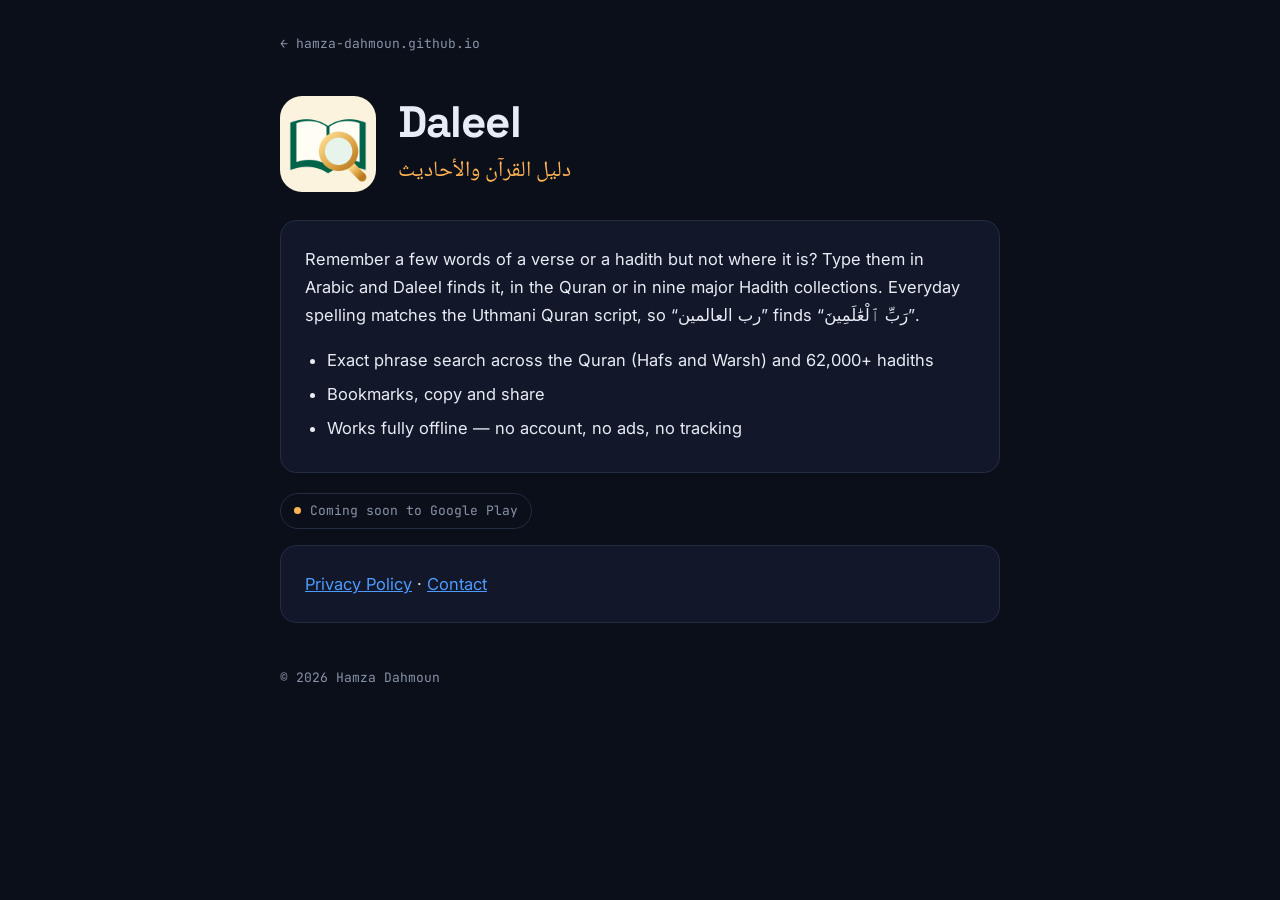
<file: apps/daleel/index.html>
<!DOCTYPE html>
<html lang="en">
<head>
<meta charset="UTF-8" />
<meta name="viewport" content="width=device-width, initial-scale=1.0" />
<title>Daleel — Quran &amp; Hadith Finder</title>
<meta name="description" content="Daleel (دليل القرآن والأحاديث): find any Quran verse or Hadith by the words you remember. Fully offline. By Hamza Dahmoun." />
<meta name="theme-color" content="#0B0F1A" />
<link rel="icon" href="icon.png" />
<link rel="preconnect" href="https://fonts.googleapis.com" />
<link rel="preconnect" href="https://fonts.gstatic.com" crossorigin />
<link href="https://fonts.googleapis.com/css2?family=Space+Grotesk:wght@600;700&family=Inter:wght@400;500;600&family=JetBrains+Mono:wght@500&family=Noto+Naskh+Arabic:wght@600&display=swap" rel="stylesheet" />
<style>
  :root {
    color-scheme: dark;
    --bg: #0B0F1A; --surface: #121829; --line: #222C42;
    --ink: #E8ECF5; --muted: #8893A8; --accent: #4E9BFF; --amber: #FFB454; --mint: #5BD6B6;
    --display: "Space Grotesk", system-ui, sans-serif;
    --body: "Inter", system-ui, sans-serif;
    --mono: "JetBrains Mono", ui-monospace, Menlo, monospace;
    --arabic: "Noto Naskh Arabic", "Geeza Pro", serif;
  }
  * { box-sizing: border-box; }
  body {
    margin: 0; background: var(--bg); color: var(--ink);
    font-family: var(--body); font-size: 16.5px; line-height: 1.7;
    -webkit-font-smoothing: antialiased;
  }
  .wrap { max-width: 760px; margin: 0 auto; padding: 0 20px; }
  header { padding: 28px 0 8px; }
  .crumb { font-family: var(--mono); font-size: 13px; color: var(--muted); text-decoration: none; }
  .crumb:hover { color: var(--accent); }
  .hero { display: flex; gap: 22px; align-items: center; margin: 32px 0 28px; }
  .hero img { width: 96px; height: 96px; border-radius: 22px; flex: none; }
  h1 { font-family: var(--display); font-weight: 700; font-size: clamp(30px, 6vw, 44px); letter-spacing: -0.02em; margin: 0; line-height: 1.1; }
  .ar { font-family: var(--arabic); font-size: 22px; color: var(--amber); margin: 6px 0 0; }
  .card { background: var(--surface); border: 1px solid var(--line); border-radius: 16px; padding: 24px; margin-bottom: 20px; }
  ul { padding-left: 22px; margin: 0; }
  li { margin: 6px 0; }
  .status { display: inline-flex; align-items: center; gap: 9px; font-family: var(--mono); font-size: 13px; color: var(--muted); border: 1px solid var(--line); border-radius: 999px; padding: 6px 13px; }
  .status .dot { width: 7px; height: 7px; border-radius: 50%; background: var(--amber); }
  a { color: var(--accent); }
  footer { padding: 24px 0 48px; font-family: var(--mono); font-size: 13px; color: var(--muted); }
  @media (max-width: 480px) { .hero { flex-direction: column; align-items: flex-start; } }
</style>
</head>
<body>
<div class="wrap">
  <header><a class="crumb" href="/">← hamza-dahmoun.github.io</a></header>

  <div class="hero">
    <img src="icon.png" alt="Daleel app icon" />
    <div>
      <h1>Daleel</h1>
      <p class="ar" dir="rtl" lang="ar">دليل القرآن والأحاديث</p>
    </div>
  </div>

  <div class="card">
    <p style="margin-top:0">Remember a few words of a verse or a hadith but not where it is? Type them in Arabic and Daleel finds it, in the Quran or in nine major Hadith collections. Everyday spelling matches the Uthmani Quran script, so “رب العالمين” finds “رَبِّ ٱلْعَٰلَمِينَ”.</p>
    <ul>
      <li>Exact phrase search across the Quran (Hafs and Warsh) and 62,000+ hadiths</li>
      <li>Bookmarks, copy and share</li>
      <li>Works fully offline — no account, no ads, no tracking</li>
    </ul>
  </div>

  <p><span class="status"><span class="dot"></span>Coming soon to Google Play</span></p>

  <div class="card">
    <a href="privacy/">Privacy Policy</a> · <a href="mailto:hamza.dahmoun7@gmail.com">Contact</a>
  </div>

  <footer>© 2026 Hamza Dahmoun</footer>
</div>
</body>
</html>
</file>
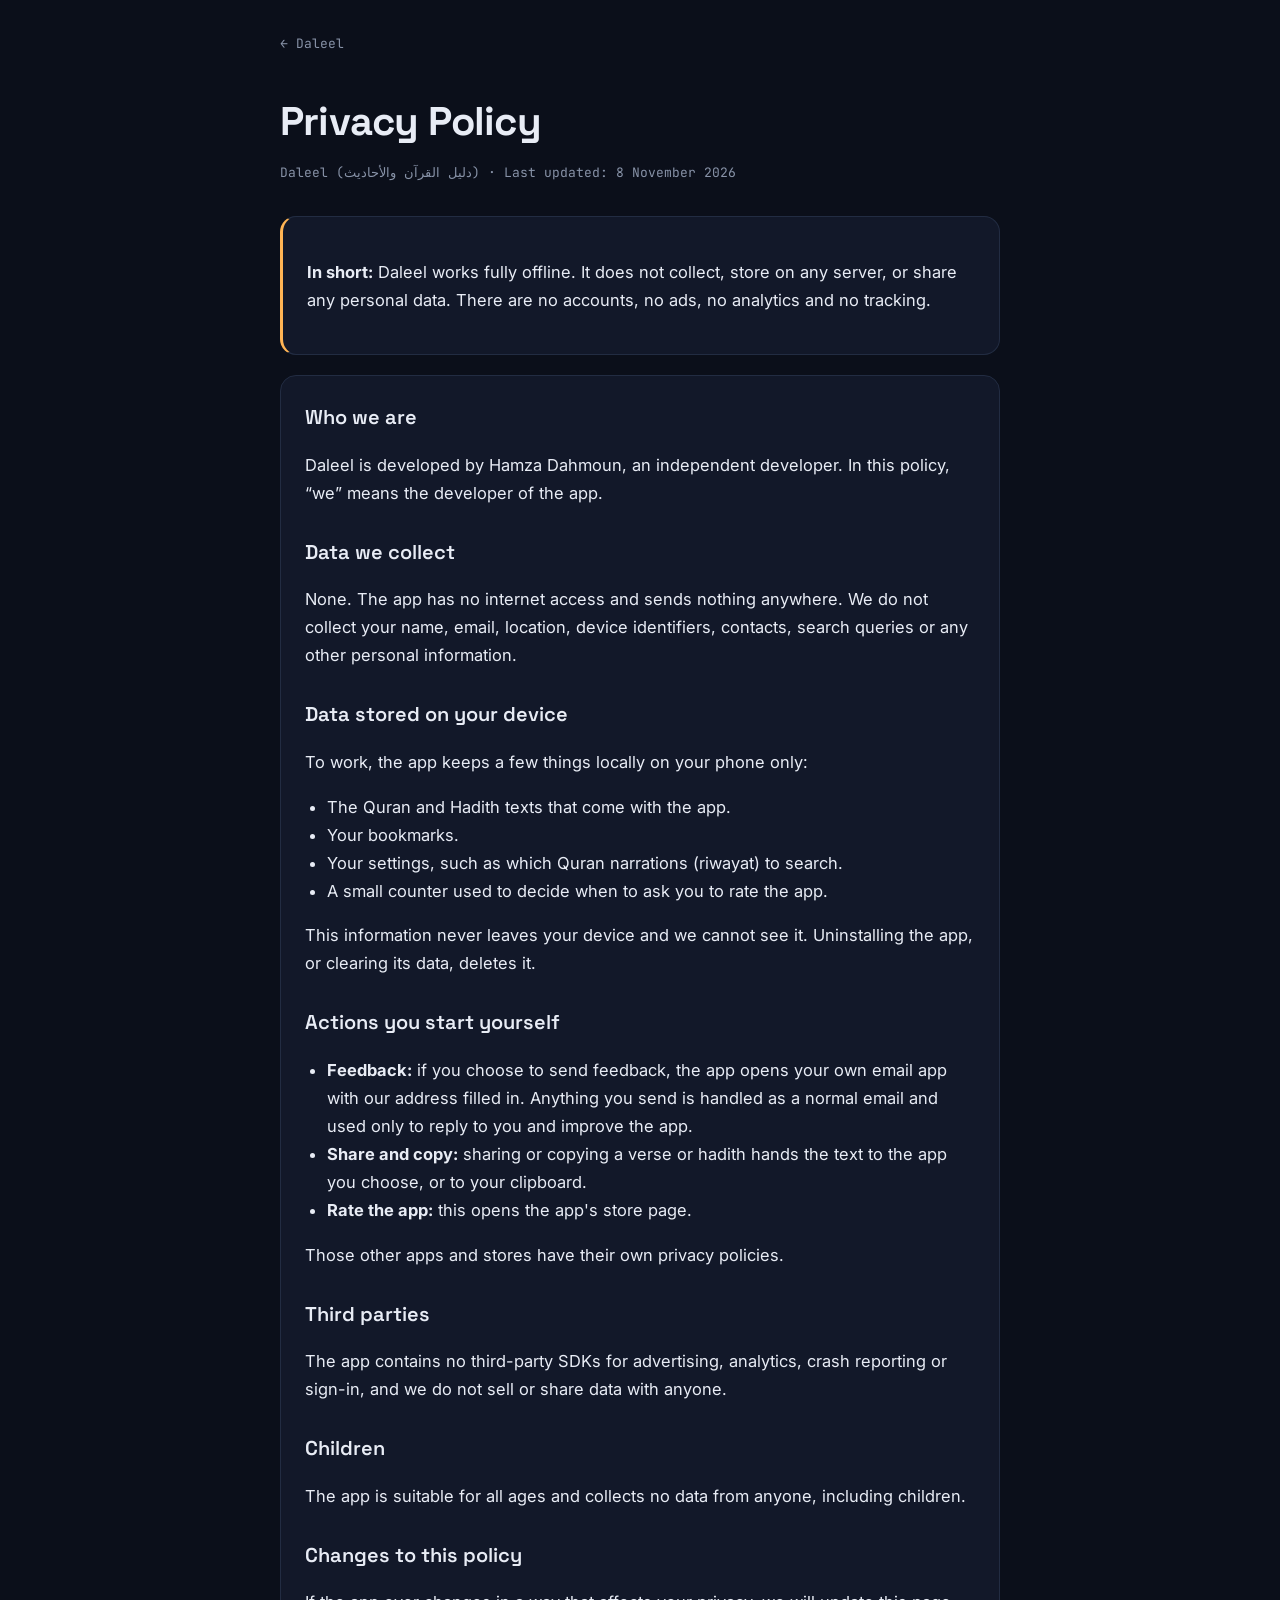
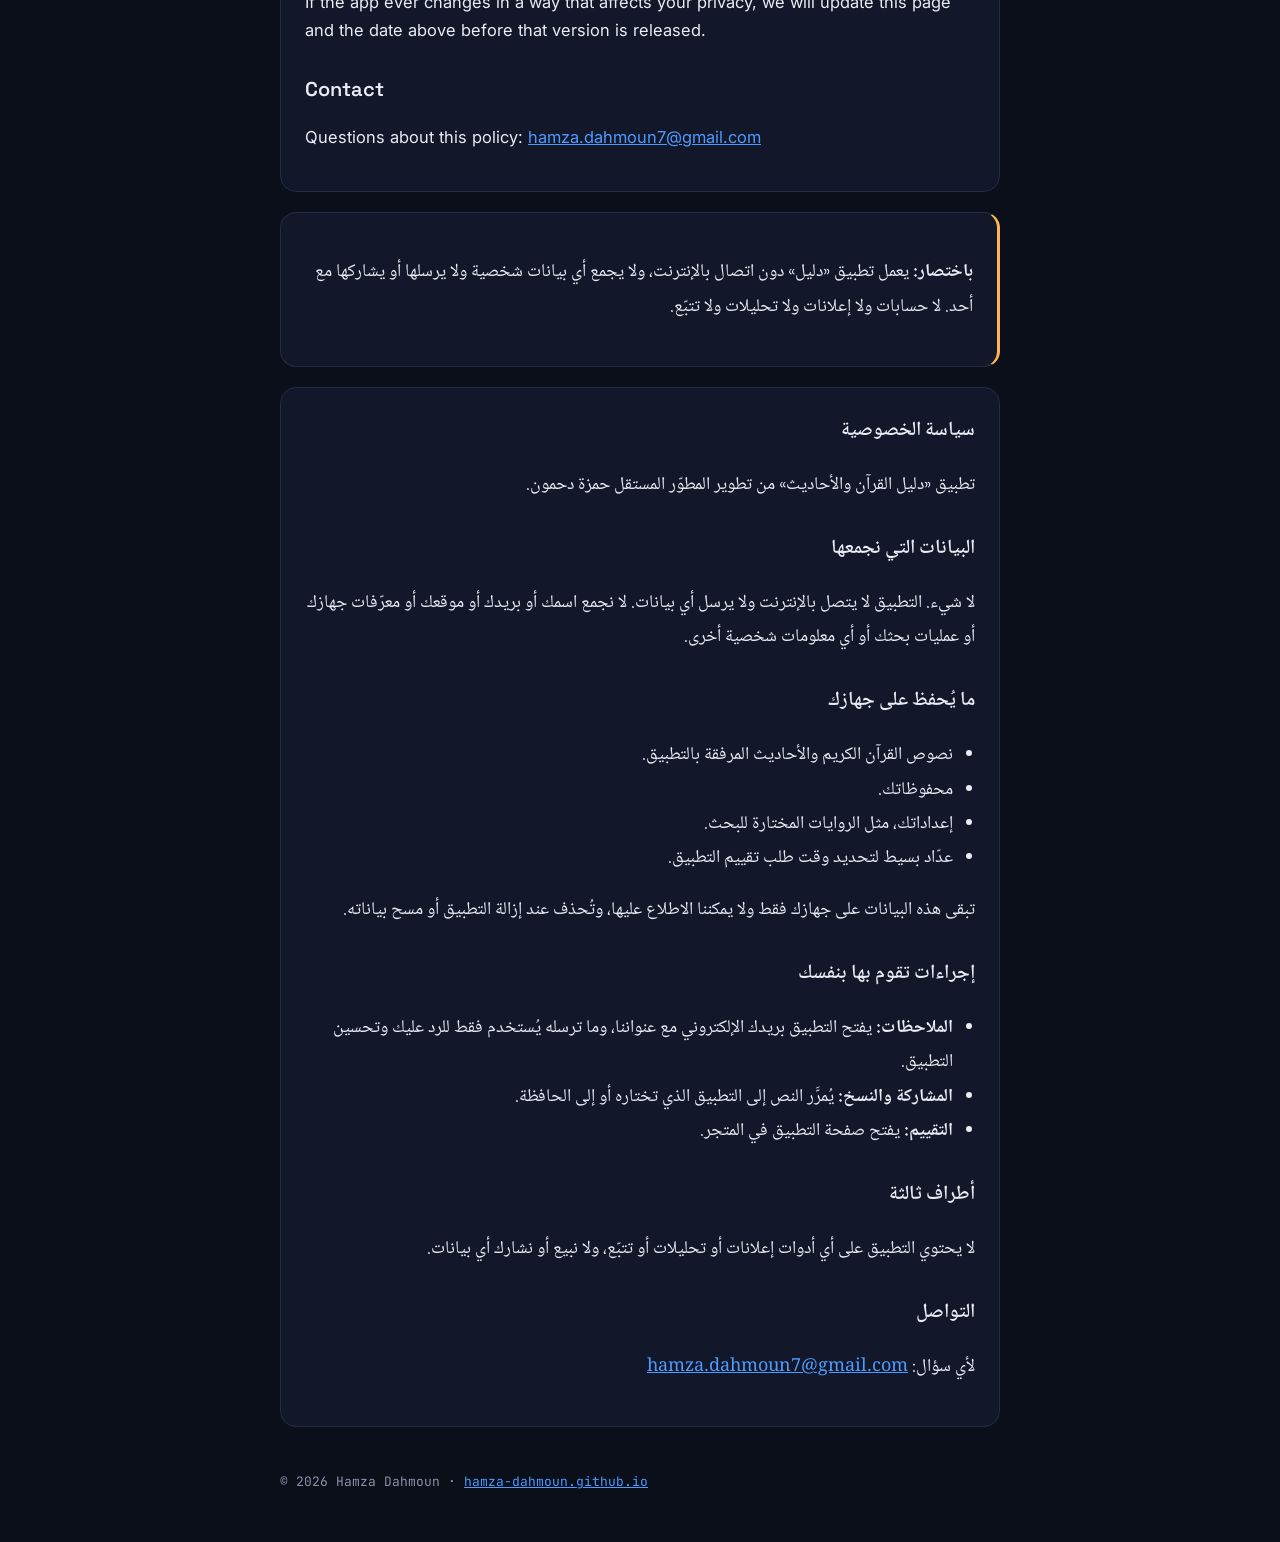
<file: apps/daleel/privacy/index.html>
<!DOCTYPE html>
<html lang="en">
<head>
<meta charset="UTF-8" />
<meta name="viewport" content="width=device-width, initial-scale=1.0" />
<title>Daleel — Privacy Policy</title>
<meta name="description" content="Privacy policy for Daleel (دليل القرآن والأحاديث), an offline Quran and Hadith search app by Hamza Dahmoun." />
<meta name="theme-color" content="#0B0F1A" />
<link rel="preconnect" href="https://fonts.googleapis.com" />
<link rel="preconnect" href="https://fonts.gstatic.com" crossorigin />
<link href="https://fonts.googleapis.com/css2?family=Space+Grotesk:wght@600;700&family=Inter:wght@400;500;600&family=JetBrains+Mono:wght@500&family=Noto+Naskh+Arabic:wght@400;600&display=swap" rel="stylesheet" />
<style>
  :root {
    color-scheme: dark;
    --bg: #0B0F1A; --surface: #121829; --line: #222C42;
    --ink: #E8ECF5; --muted: #8893A8; --accent: #4E9BFF; --amber: #FFB454;
    --display: "Space Grotesk", system-ui, sans-serif;
    --body: "Inter", system-ui, sans-serif;
    --mono: "JetBrains Mono", ui-monospace, Menlo, monospace;
    --arabic: "Noto Naskh Arabic", "Geeza Pro", serif;
  }
  * { box-sizing: border-box; }
  body {
    margin: 0; background: var(--bg); color: var(--ink);
    font-family: var(--body); font-size: 16.5px; line-height: 1.7;
    -webkit-font-smoothing: antialiased;
  }
  .wrap { max-width: 760px; margin: 0 auto; padding: 0 20px; }
  header { padding: 28px 0 8px; }
  .crumb { font-family: var(--mono); font-size: 13px; color: var(--muted); text-decoration: none; }
  .crumb:hover { color: var(--accent); }
  h1 { font-family: var(--display); font-weight: 700; font-size: clamp(28px, 5vw, 40px); letter-spacing: -0.02em; margin: 24px 0 6px; }
  .meta { font-family: var(--mono); font-size: 13px; color: var(--muted); margin: 0 0 32px; }
  .card { background: var(--surface); border: 1px solid var(--line); border-radius: 16px; padding: 24px; margin-bottom: 20px; }
  h2 { font-family: var(--display); font-weight: 600; font-size: 20px; margin: 28px 0 8px; }
  .card h2:first-child { margin-top: 0; }
  p, li { color: var(--ink); }
  ul { padding-left: 22px; }
  .muted { color: var(--muted); }
  a { color: var(--accent); }
  .tldr { border-left: 3px solid var(--amber); }
  [dir="rtl"] { font-family: var(--arabic); font-size: 18px; line-height: 1.9; }
  [dir="rtl"] h2 { font-family: var(--arabic); }
  [dir="rtl"] ul { padding-left: 0; padding-right: 22px; }
  [dir="rtl"].tldr { border-left: 1px solid var(--line); border-right: 3px solid var(--amber); }
  footer { padding: 24px 0 48px; font-family: var(--mono); font-size: 13px; color: var(--muted); }
</style>
</head>
<body>
<div class="wrap">
  <header><a class="crumb" href="../">← Daleel</a></header>

  <h1>Privacy Policy</h1>
  <p class="meta">Daleel (دليل القرآن والأحاديث) · Last updated: 8 November 2026</p>

  <div class="card tldr">
    <p><strong>In short:</strong> Daleel works fully offline. It does not collect, store on any server, or share any personal data. There are no accounts, no ads, no analytics and no tracking.</p>
  </div>

  <div class="card">
    <h2>Who we are</h2>
    <p>Daleel is developed by Hamza Dahmoun, an independent developer. In this policy, “we” means the developer of the app.</p>

    <h2>Data we collect</h2>
    <p>None. The app has no internet access and sends nothing anywhere. We do not collect your name, email, location, device identifiers, contacts, search queries or any other personal information.</p>

    <h2>Data stored on your device</h2>
    <p>To work, the app keeps a few things locally on your phone only:</p>
    <ul>
      <li>The Quran and Hadith texts that come with the app.</li>
      <li>Your bookmarks.</li>
      <li>Your settings, such as which Quran narrations (riwayat) to search.</li>
      <li>A small counter used to decide when to ask you to rate the app.</li>
    </ul>
    <p>This information never leaves your device and we cannot see it. Uninstalling the app, or clearing its data, deletes it.</p>

    <h2>Actions you start yourself</h2>
    <ul>
      <li><strong>Feedback:</strong> if you choose to send feedback, the app opens your own email app with our address filled in. Anything you send is handled as a normal email and used only to reply to you and improve the app.</li>
      <li><strong>Share and copy:</strong> sharing or copying a verse or hadith hands the text to the app you choose, or to your clipboard.</li>
      <li><strong>Rate the app:</strong> this opens the app's store page.</li>
    </ul>
    <p>Those other apps and stores have their own privacy policies.</p>

    <h2>Third parties</h2>
    <p>The app contains no third-party SDKs for advertising, analytics, crash reporting or sign-in, and we do not sell or share data with anyone.</p>

    <h2>Children</h2>
    <p>The app is suitable for all ages and collects no data from anyone, including children.</p>

    <h2>Changes to this policy</h2>
    <p>If the app ever changes in a way that affects your privacy, we will update this page and the date above before that version is released.</p>

    <h2>Contact</h2>
    <p>Questions about this policy: <a href="mailto:hamza.dahmoun7@gmail.com">hamza.dahmoun7@gmail.com</a></p>
  </div>

  <div class="card tldr" dir="rtl" lang="ar">
    <p><strong>باختصار:</strong> يعمل تطبيق «دليل» دون اتصال بالإنترنت، ولا يجمع أي بيانات شخصية ولا يرسلها أو يشاركها مع أحد. لا حسابات ولا إعلانات ولا تحليلات ولا تتبّع.</p>
  </div>

  <div class="card" dir="rtl" lang="ar">
    <h2>سياسة الخصوصية</h2>
    <p>تطبيق «دليل القرآن والأحاديث» من تطوير المطوّر المستقل حمزة دحمون.</p>

    <h2>البيانات التي نجمعها</h2>
    <p>لا شيء. التطبيق لا يتصل بالإنترنت ولا يرسل أي بيانات. لا نجمع اسمك أو بريدك أو موقعك أو معرّفات جهازك أو عمليات بحثك أو أي معلومات شخصية أخرى.</p>

    <h2>ما يُحفظ على جهازك</h2>
    <ul>
      <li>نصوص القرآن الكريم والأحاديث المرفقة بالتطبيق.</li>
      <li>محفوظاتك.</li>
      <li>إعداداتك، مثل الروايات المختارة للبحث.</li>
      <li>عدّاد بسيط لتحديد وقت طلب تقييم التطبيق.</li>
    </ul>
    <p>تبقى هذه البيانات على جهازك فقط ولا يمكننا الاطلاع عليها، وتُحذف عند إزالة التطبيق أو مسح بياناته.</p>

    <h2>إجراءات تقوم بها بنفسك</h2>
    <ul>
      <li><strong>الملاحظات:</strong> يفتح التطبيق بريدك الإلكتروني مع عنواننا، وما ترسله يُستخدم فقط للرد عليك وتحسين التطبيق.</li>
      <li><strong>المشاركة والنسخ:</strong> يُمرَّر النص إلى التطبيق الذي تختاره أو إلى الحافظة.</li>
      <li><strong>التقييم:</strong> يفتح صفحة التطبيق في المتجر.</li>
    </ul>

    <h2>أطراف ثالثة</h2>
    <p>لا يحتوي التطبيق على أي أدوات إعلانات أو تحليلات أو تتبّع، ولا نبيع أو نشارك أي بيانات.</p>

    <h2>التواصل</h2>
    <p>لأي سؤال: <a href="mailto:hamza.dahmoun7@gmail.com">hamza.dahmoun7@gmail.com</a></p>
  </div>

  <footer>© 2026 Hamza Dahmoun · <a href="/">hamza-dahmoun.github.io</a></footer>
</div>
</body>
</html>
</file>
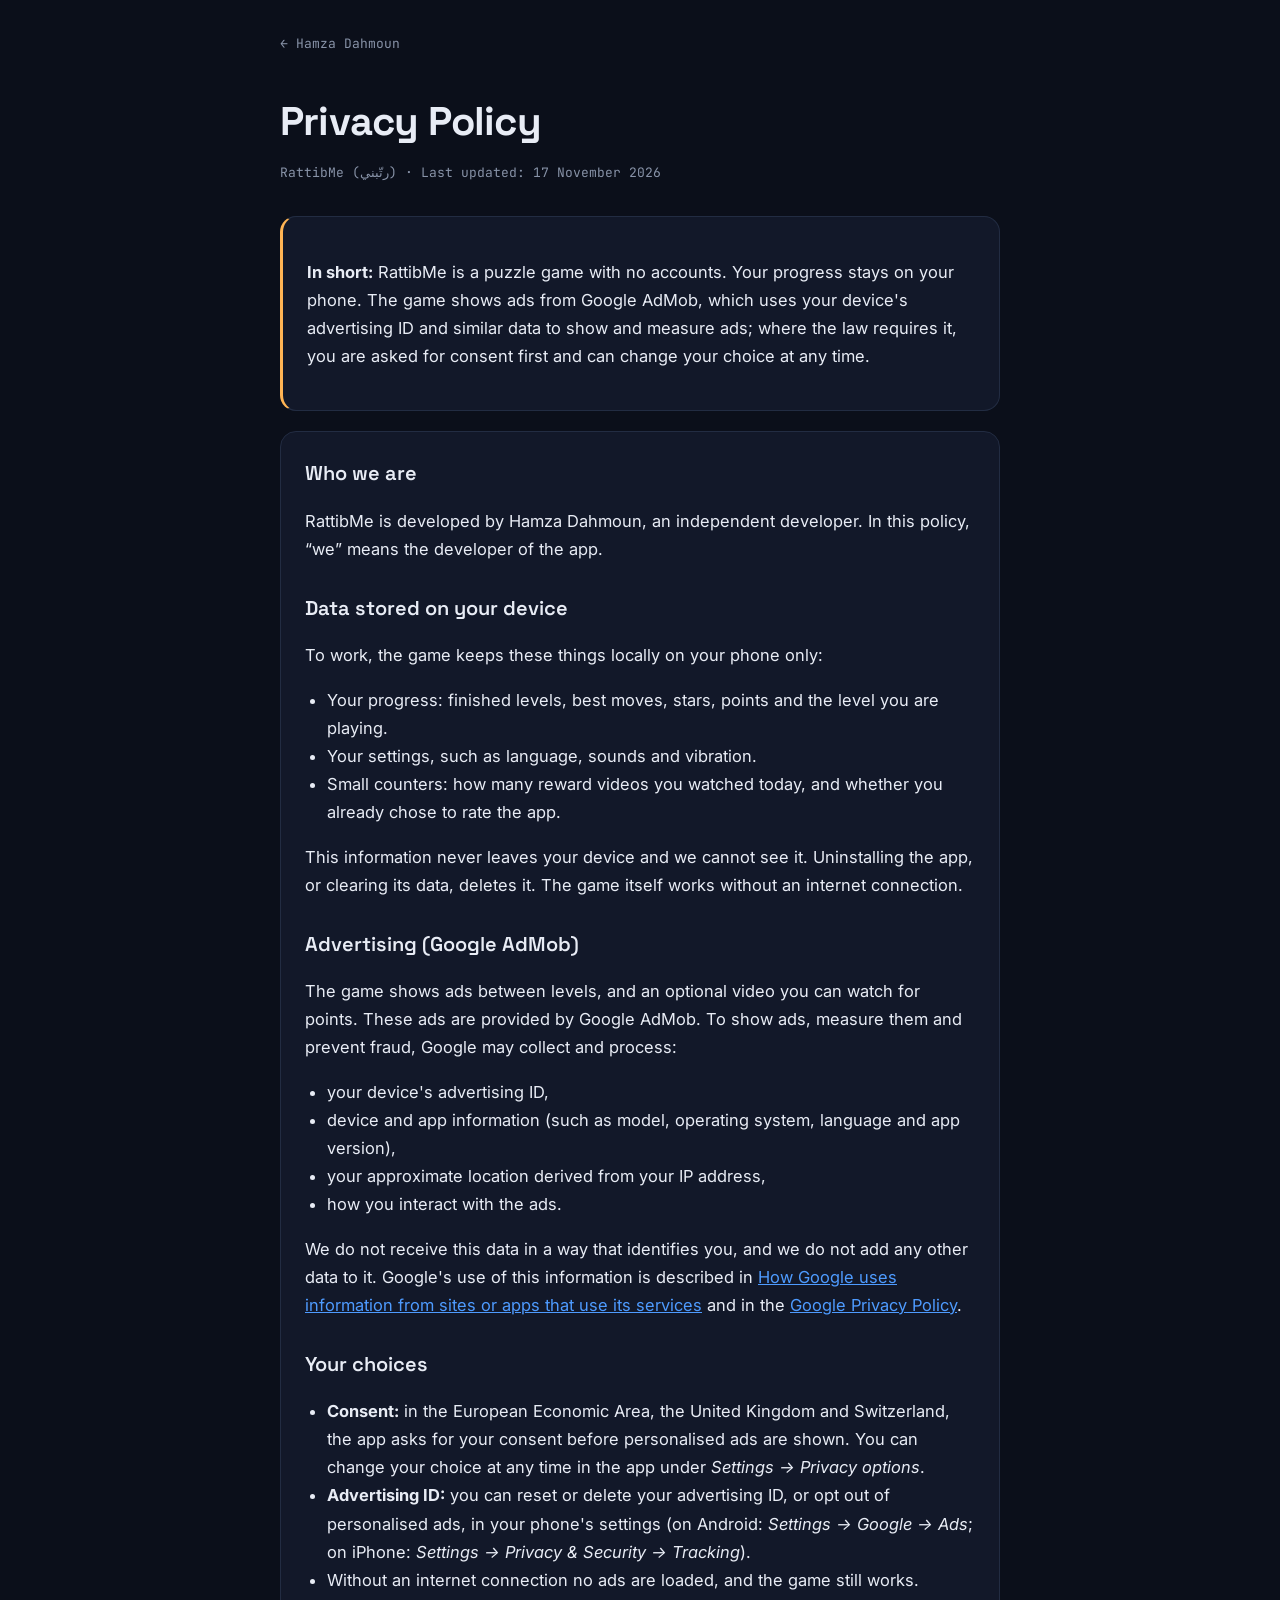
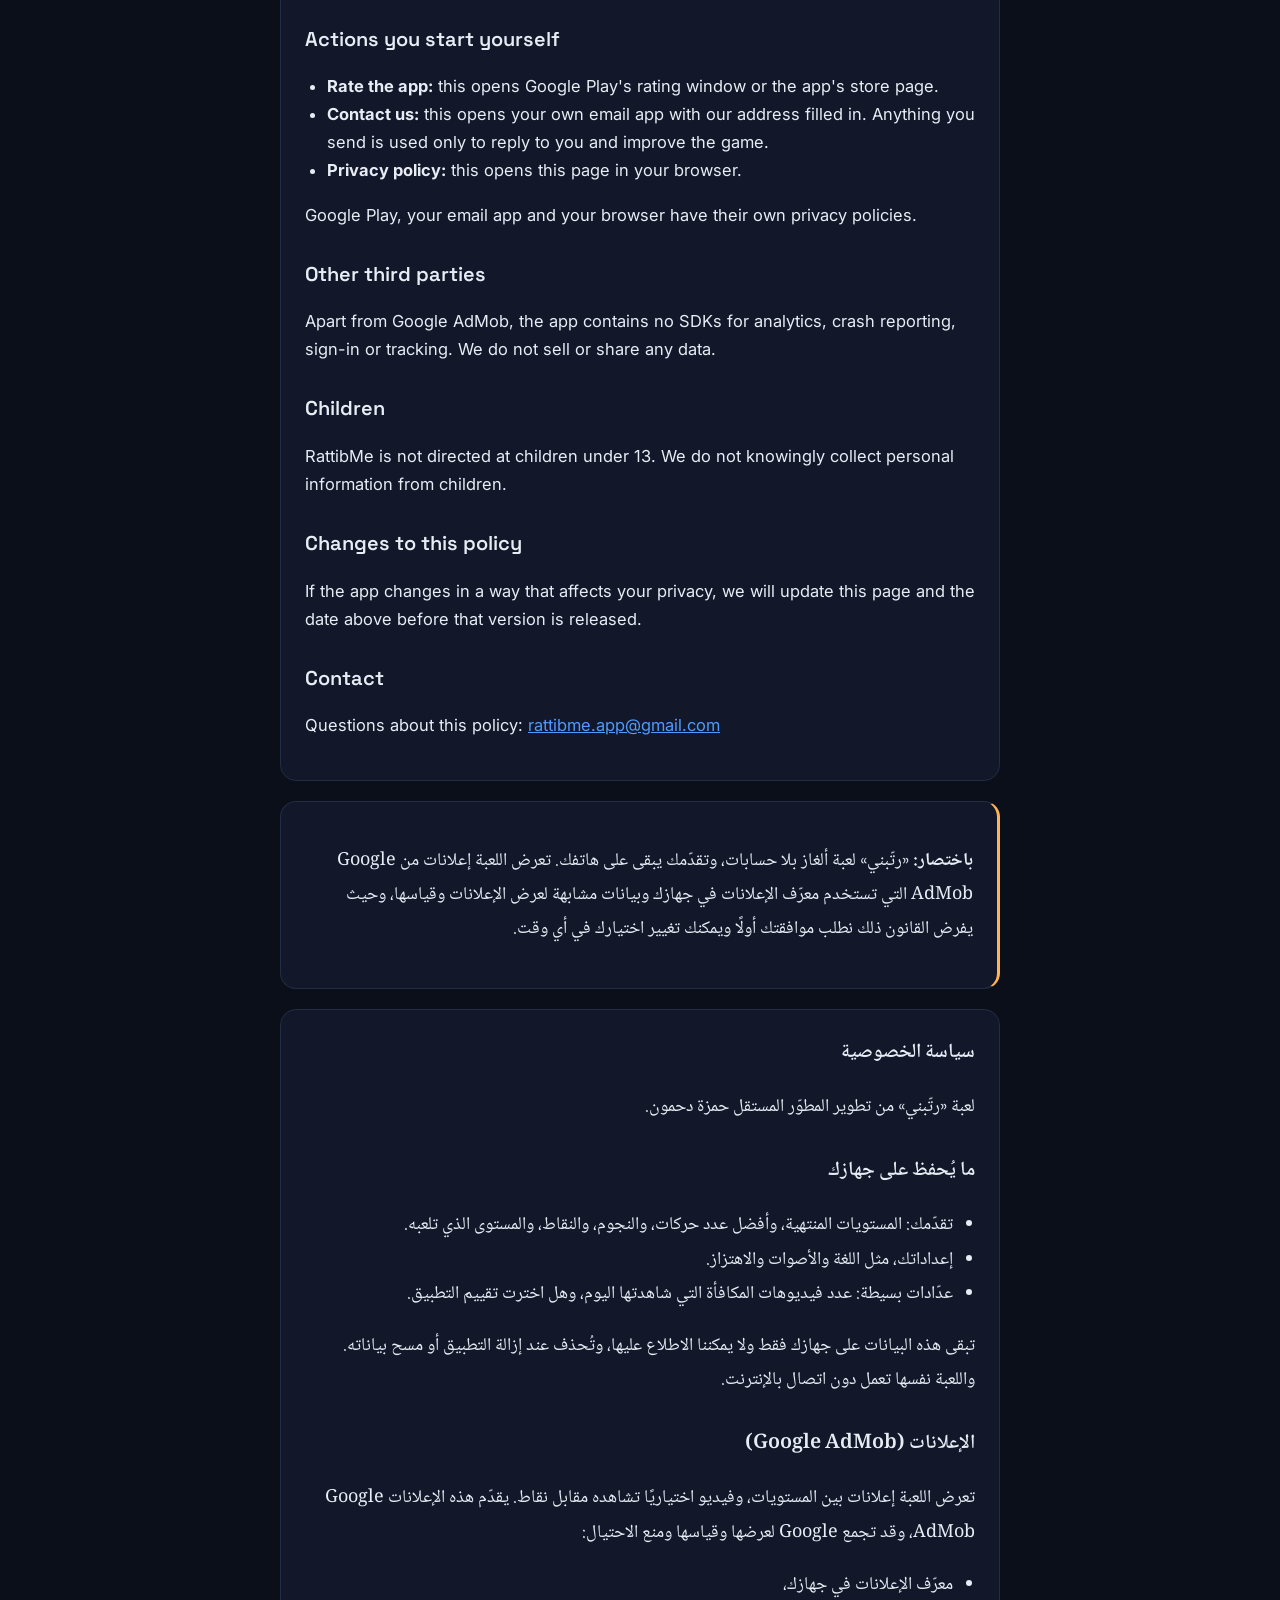
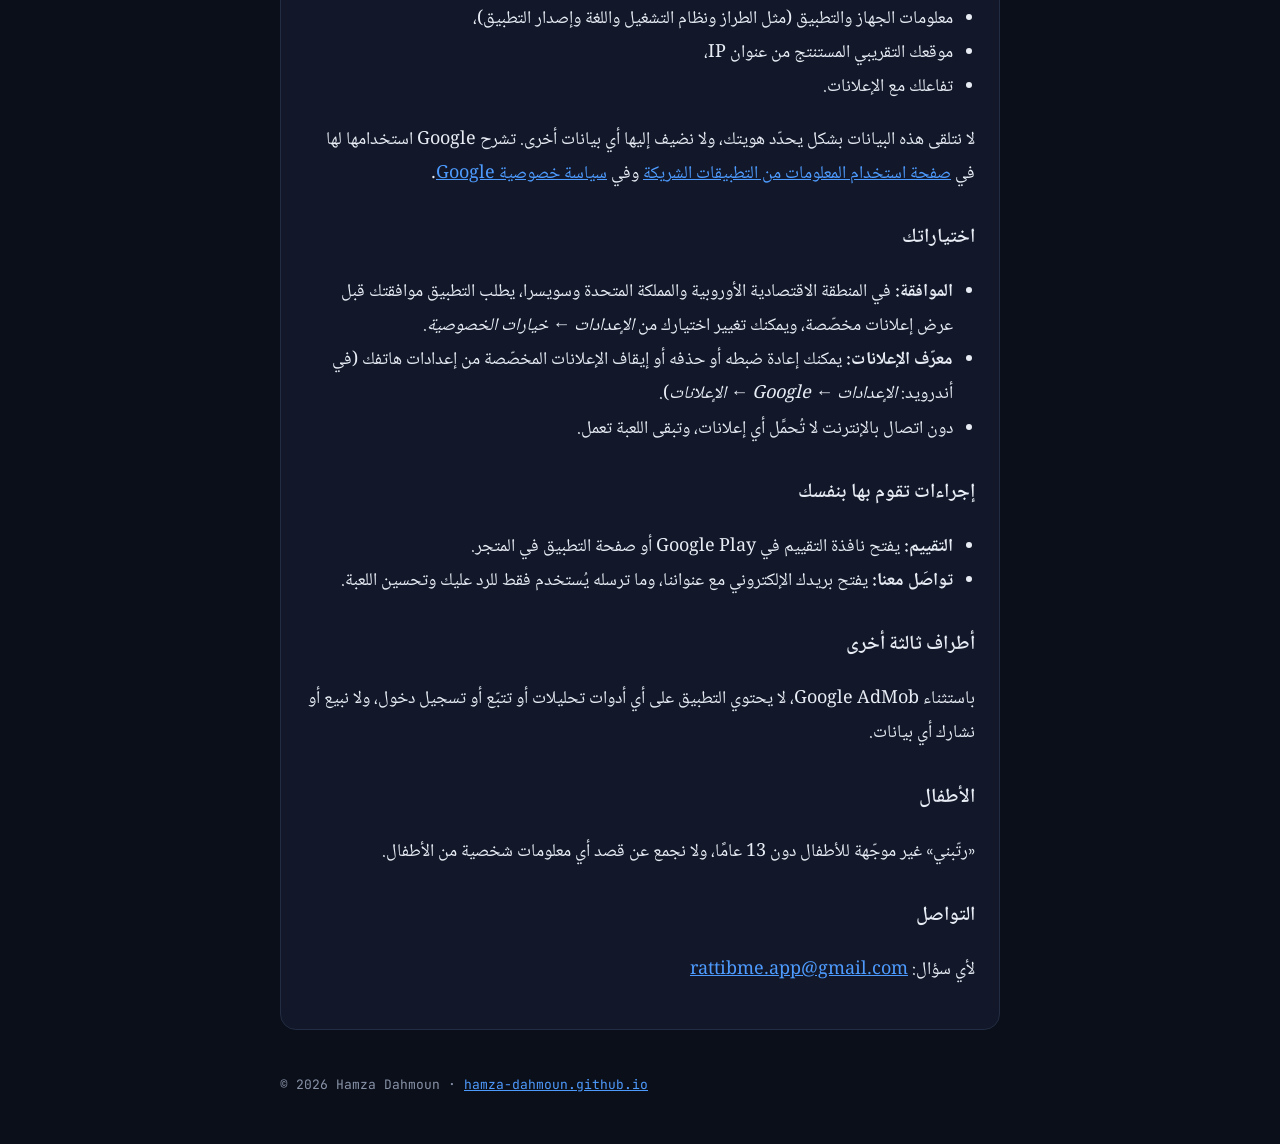
<file: apps/rattibme/privacy/index.html>
<!DOCTYPE html>
<html lang="en">
<head>
<meta charset="UTF-8" />
<meta name="viewport" content="width=device-width, initial-scale=1.0" />
<title>RattibMe — Privacy Policy</title>
<meta name="description" content="Privacy policy for RattibMe (رتّبني), a sliding number puzzle game by Hamza Dahmoun." />
<meta name="theme-color" content="#0B0F1A" />
<link rel="preconnect" href="https://fonts.googleapis.com" />
<link rel="preconnect" href="https://fonts.gstatic.com" crossorigin />
<link href="https://fonts.googleapis.com/css2?family=Space+Grotesk:wght@600;700&family=Inter:wght@400;500;600&family=JetBrains+Mono:wght@500&family=Noto+Naskh+Arabic:wght@400;600&display=swap" rel="stylesheet" />
<style>
  :root {
    color-scheme: dark;
    --bg: #0B0F1A; --surface: #121829; --line: #222C42;
    --ink: #E8ECF5; --muted: #8893A8; --accent: #4E9BFF; --amber: #FFB454;
    --display: "Space Grotesk", system-ui, sans-serif;
    --body: "Inter", system-ui, sans-serif;
    --mono: "JetBrains Mono", ui-monospace, Menlo, monospace;
    --arabic: "Noto Naskh Arabic", "Geeza Pro", serif;
  }
  * { box-sizing: border-box; }
  body {
    margin: 0; background: var(--bg); color: var(--ink);
    font-family: var(--body); font-size: 16.5px; line-height: 1.7;
    -webkit-font-smoothing: antialiased;
  }
  .wrap { max-width: 760px; margin: 0 auto; padding: 0 20px; }
  header { padding: 28px 0 8px; }
  .crumb { font-family: var(--mono); font-size: 13px; color: var(--muted); text-decoration: none; }
  .crumb:hover { color: var(--accent); }
  h1 { font-family: var(--display); font-weight: 700; font-size: clamp(28px, 5vw, 40px); letter-spacing: -0.02em; margin: 24px 0 6px; }
  .meta { font-family: var(--mono); font-size: 13px; color: var(--muted); margin: 0 0 32px; }
  .card { background: var(--surface); border: 1px solid var(--line); border-radius: 16px; padding: 24px; margin-bottom: 20px; }
  h2 { font-family: var(--display); font-weight: 600; font-size: 20px; margin: 28px 0 8px; }
  .card h2:first-child { margin-top: 0; }
  p, li { color: var(--ink); }
  ul { padding-left: 22px; }
  .muted { color: var(--muted); }
  a { color: var(--accent); }
  .tldr { border-left: 3px solid var(--amber); }
  [dir="rtl"] { font-family: var(--arabic); font-size: 18px; line-height: 1.9; }
  [dir="rtl"] h2 { font-family: var(--arabic); }
  [dir="rtl"] ul { padding-left: 0; padding-right: 22px; }
  [dir="rtl"].tldr { border-left: 1px solid var(--line); border-right: 3px solid var(--amber); }
  footer { padding: 24px 0 48px; font-family: var(--mono); font-size: 13px; color: var(--muted); }
</style>
</head>
<body>
<div class="wrap">
  <header><a class="crumb" href="/">← Hamza Dahmoun</a></header>

  <h1>Privacy Policy</h1>
  <p class="meta">RattibMe (رتّبني) · Last updated: 17 November 2026</p>

  <div class="card tldr">
    <p><strong>In short:</strong> RattibMe is a puzzle game with no accounts. Your progress stays on your phone. The game shows ads from Google AdMob, which uses your device's advertising ID and similar data to show and measure ads; where the law requires it, you are asked for consent first and can change your choice at any time.</p>
  </div>

  <div class="card">
    <h2>Who we are</h2>
    <p>RattibMe is developed by Hamza Dahmoun, an independent developer. In this policy, “we” means the developer of the app.</p>

    <h2>Data stored on your device</h2>
    <p>To work, the game keeps these things locally on your phone only:</p>
    <ul>
      <li>Your progress: finished levels, best moves, stars, points and the level you are playing.</li>
      <li>Your settings, such as language, sounds and vibration.</li>
      <li>Small counters: how many reward videos you watched today, and whether you already chose to rate the app.</li>
    </ul>
    <p>This information never leaves your device and we cannot see it. Uninstalling the app, or clearing its data, deletes it. The game itself works without an internet connection.</p>

    <h2>Advertising (Google AdMob)</h2>
    <p>The game shows ads between levels, and an optional video you can watch for points. These ads are provided by Google AdMob. To show ads, measure them and prevent fraud, Google may collect and process:</p>
    <ul>
      <li>your device's advertising ID,</li>
      <li>device and app information (such as model, operating system, language and app version),</li>
      <li>your approximate location derived from your IP address,</li>
      <li>how you interact with the ads.</li>
    </ul>
    <p>We do not receive this data in a way that identifies you, and we do not add any other data to it. Google's use of this information is described in <a href="https://policies.google.com/technologies/partner-sites">How Google uses information from sites or apps that use its services</a> and in the <a href="https://policies.google.com/privacy">Google Privacy Policy</a>.</p>

    <h2>Your choices</h2>
    <ul>
      <li><strong>Consent:</strong> in the European Economic Area, the United Kingdom and Switzerland, the app asks for your consent before personalised ads are shown. You can change your choice at any time in the app under <em>Settings → Privacy options</em>.</li>
      <li><strong>Advertising ID:</strong> you can reset or delete your advertising ID, or opt out of personalised ads, in your phone's settings (on Android: <em>Settings → Google → Ads</em>; on iPhone: <em>Settings → Privacy &amp; Security → Tracking</em>).</li>
      <li>Without an internet connection no ads are loaded, and the game still works.</li>
    </ul>

    <h2>Actions you start yourself</h2>
    <ul>
      <li><strong>Rate the app:</strong> this opens Google Play's rating window or the app's store page.</li>
      <li><strong>Contact us:</strong> this opens your own email app with our address filled in. Anything you send is used only to reply to you and improve the game.</li>
      <li><strong>Privacy policy:</strong> this opens this page in your browser.</li>
    </ul>
    <p>Google Play, your email app and your browser have their own privacy policies.</p>

    <h2>Other third parties</h2>
    <p>Apart from Google AdMob, the app contains no SDKs for analytics, crash reporting, sign-in or tracking. We do not sell or share any data.</p>

    <h2>Children</h2>
    <p>RattibMe is not directed at children under 13. We do not knowingly collect personal information from children.</p>

    <h2>Changes to this policy</h2>
    <p>If the app changes in a way that affects your privacy, we will update this page and the date above before that version is released.</p>

    <h2>Contact</h2>
    <p>Questions about this policy: <a href="mailto:rattibme.app@gmail.com">rattibme.app@gmail.com</a></p>
  </div>

  <div class="card tldr" dir="rtl" lang="ar">
    <p><strong>باختصار:</strong> «رتّبني» لعبة ألغاز بلا حسابات، وتقدّمك يبقى على هاتفك. تعرض اللعبة إعلانات من Google AdMob التي تستخدم معرّف الإعلانات في جهازك وبيانات مشابهة لعرض الإعلانات وقياسها، وحيث يفرض القانون ذلك نطلب موافقتك أولًا ويمكنك تغيير اختيارك في أي وقت.</p>
  </div>

  <div class="card" dir="rtl" lang="ar">
    <h2>سياسة الخصوصية</h2>
    <p>لعبة «رتّبني» من تطوير المطوّر المستقل حمزة دحمون.</p>

    <h2>ما يُحفظ على جهازك</h2>
    <ul>
      <li>تقدّمك: المستويات المنتهية، وأفضل عدد حركات، والنجوم، والنقاط، والمستوى الذي تلعبه.</li>
      <li>إعداداتك، مثل اللغة والأصوات والاهتزاز.</li>
      <li>عدّادات بسيطة: عدد فيديوهات المكافأة التي شاهدتها اليوم، وهل اخترت تقييم التطبيق.</li>
    </ul>
    <p>تبقى هذه البيانات على جهازك فقط ولا يمكننا الاطلاع عليها، وتُحذف عند إزالة التطبيق أو مسح بياناته. واللعبة نفسها تعمل دون اتصال بالإنترنت.</p>

    <h2>الإعلانات (Google AdMob)</h2>
    <p>تعرض اللعبة إعلانات بين المستويات، وفيديو اختياريًا تشاهده مقابل نقاط. يقدّم هذه الإعلانات Google AdMob، وقد تجمع Google لعرضها وقياسها ومنع الاحتيال:</p>
    <ul>
      <li>معرّف الإعلانات في جهازك،</li>
      <li>معلومات الجهاز والتطبيق (مثل الطراز ونظام التشغيل واللغة وإصدار التطبيق)،</li>
      <li>موقعك التقريبي المستنتج من عنوان IP،</li>
      <li>تفاعلك مع الإعلانات.</li>
    </ul>
    <p>لا نتلقى هذه البيانات بشكل يحدّد هويتك، ولا نضيف إليها أي بيانات أخرى. تشرح Google استخدامها لها في <a href="https://policies.google.com/technologies/partner-sites">صفحة استخدام المعلومات من التطبيقات الشريكة</a> وفي <a href="https://policies.google.com/privacy">سياسة خصوصية Google</a>.</p>

    <h2>اختياراتك</h2>
    <ul>
      <li><strong>الموافقة:</strong> في المنطقة الاقتصادية الأوروبية والمملكة المتحدة وسويسرا، يطلب التطبيق موافقتك قبل عرض إعلانات مخصّصة، ويمكنك تغيير اختيارك من <em>الإعدادات ← خيارات الخصوصية</em>.</li>
      <li><strong>معرّف الإعلانات:</strong> يمكنك إعادة ضبطه أو حذفه أو إيقاف الإعلانات المخصّصة من إعدادات هاتفك (في أندرويد: <em>الإعدادات ← Google ← الإعلانات</em>).</li>
      <li>دون اتصال بالإنترنت لا تُحمَّل أي إعلانات، وتبقى اللعبة تعمل.</li>
    </ul>

    <h2>إجراءات تقوم بها بنفسك</h2>
    <ul>
      <li><strong>التقييم:</strong> يفتح نافذة التقييم في Google Play أو صفحة التطبيق في المتجر.</li>
      <li><strong>تواصَل معنا:</strong> يفتح بريدك الإلكتروني مع عنواننا، وما ترسله يُستخدم فقط للرد عليك وتحسين اللعبة.</li>
    </ul>

    <h2>أطراف ثالثة أخرى</h2>
    <p>باستثناء Google AdMob، لا يحتوي التطبيق على أي أدوات تحليلات أو تتبّع أو تسجيل دخول، ولا نبيع أو نشارك أي بيانات.</p>

    <h2>الأطفال</h2>
    <p>«رتّبني» غير موجّهة للأطفال دون 13 عامًا، ولا نجمع عن قصد أي معلومات شخصية من الأطفال.</p>

    <h2>التواصل</h2>
    <p>لأي سؤال: <a href="mailto:rattibme.app@gmail.com">rattibme.app@gmail.com</a></p>
  </div>

  <footer>© 2026 Hamza Dahmoun · <a href="/">hamza-dahmoun.github.io</a></footer>
</div>
</body>
</html>
</file>
